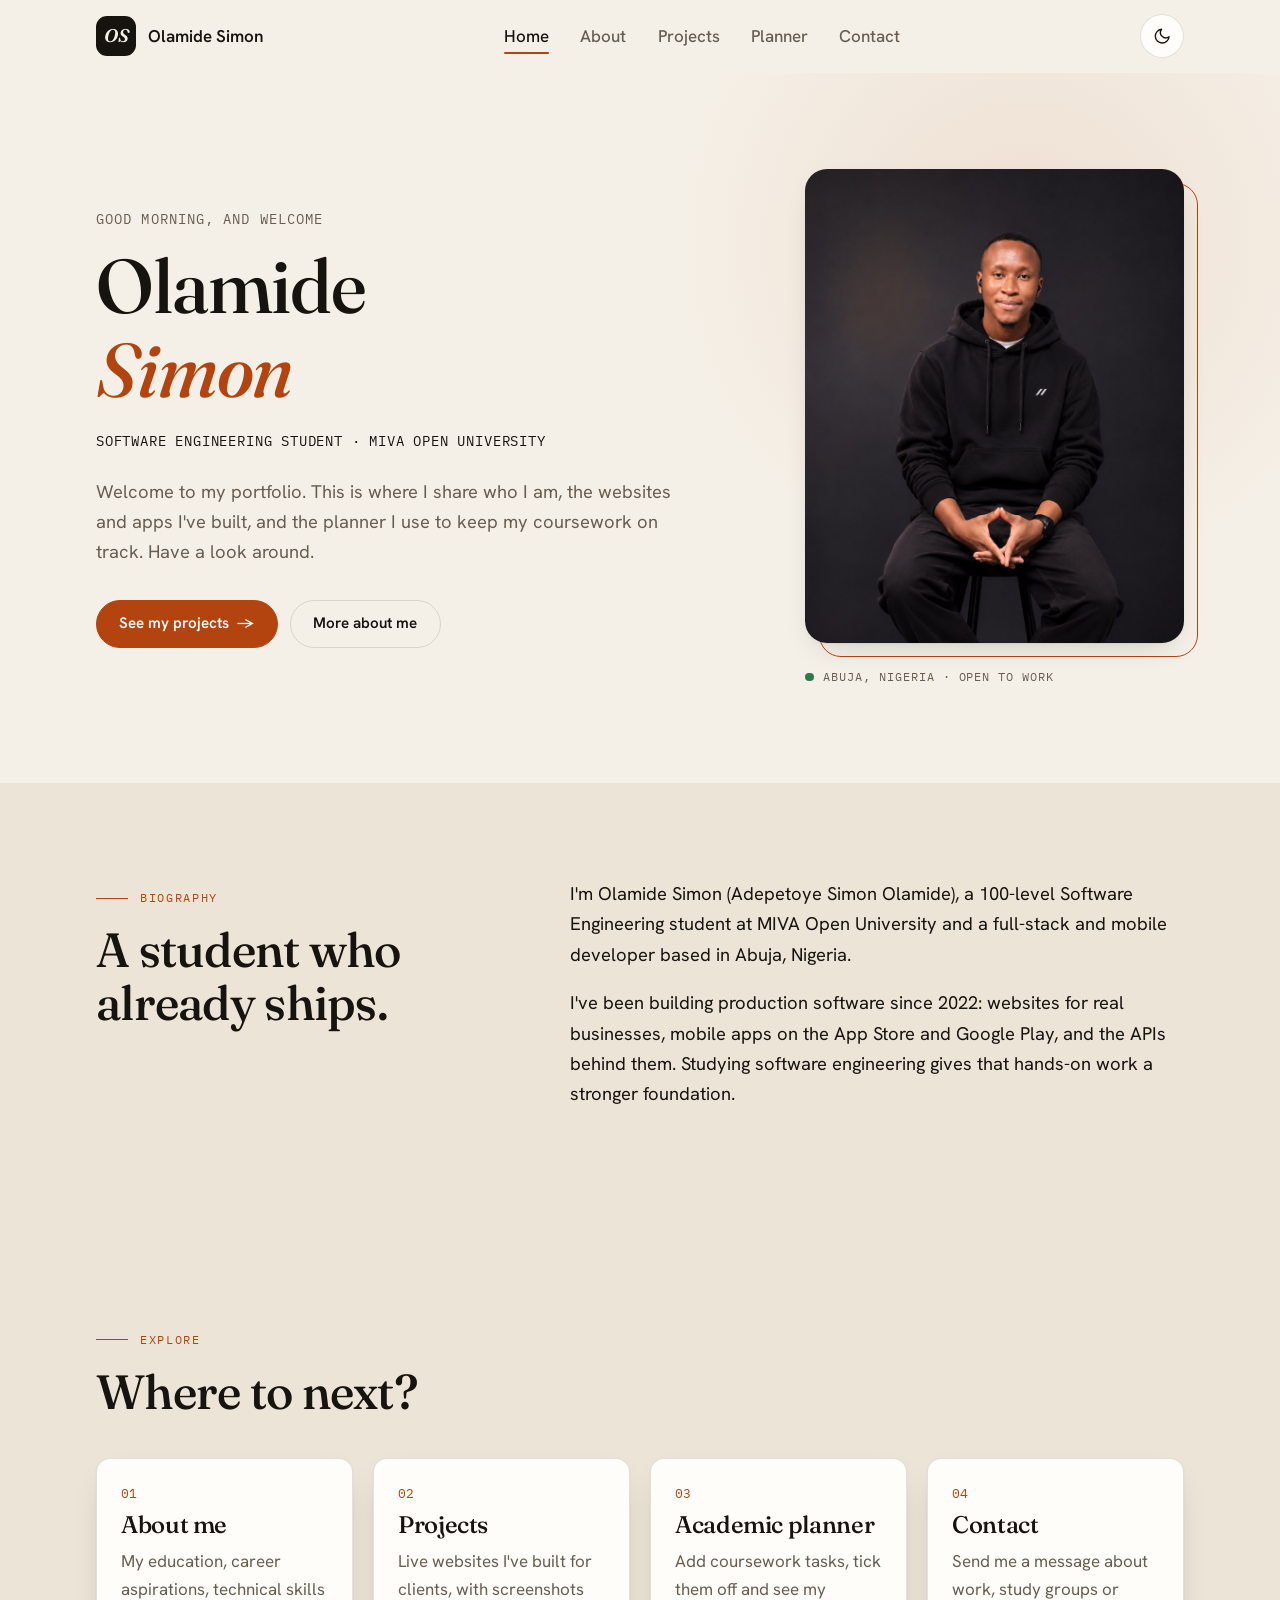
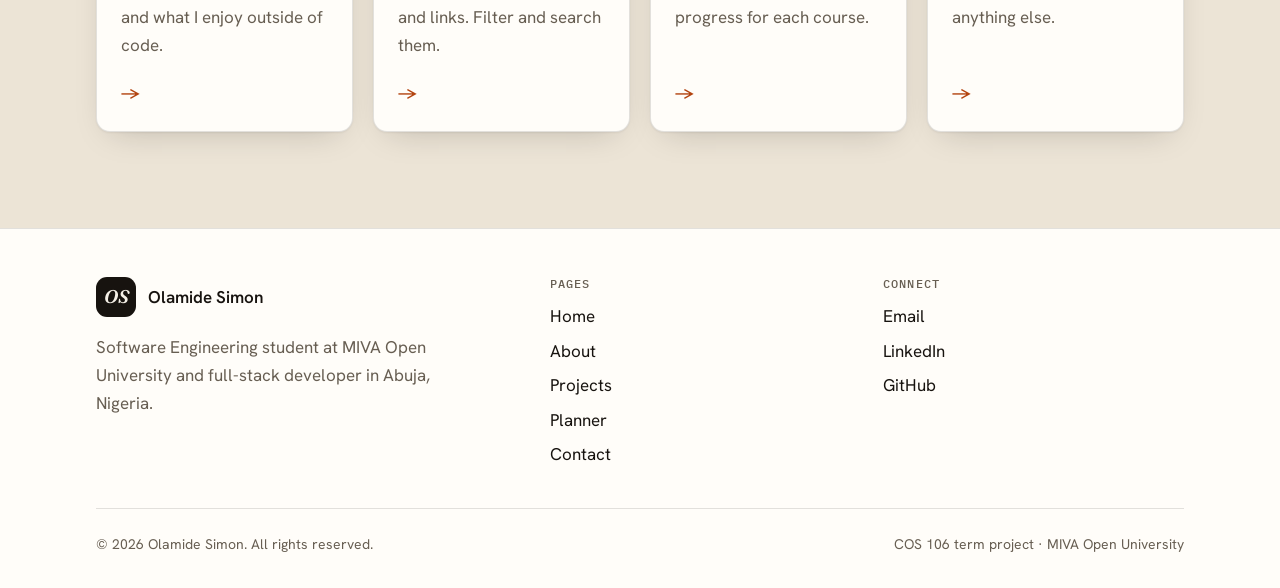
<file: index.html>
<!DOCTYPE html>
<html lang="en">
<head>
  <meta charset="utf-8">
  <meta name="viewport" content="width=device-width, initial-scale=1">
  <title>Olamide Simon | Software Engineering Student &amp; Developer</title>
  <meta name="description" content="Portfolio and academic planner of Olamide Simon, a Software Engineering student at MIVA Open University and full-stack developer in Abuja, Nigeria.">
  <meta name="author" content="Olamide Simon">
  <meta name="theme-color" content="#b34410">
  <link rel="icon" href="assets/images/favicon.svg" type="image/svg+xml">
  <link rel="preconnect" href="https://fonts.googleapis.com">
  <link rel="preconnect" href="https://fonts.gstatic.com" crossorigin>
  <link rel="stylesheet" href="https://fonts.googleapis.com/css2?family=Fraunces:ital,opsz,wght@0,9..144,400..600;1,9..144,400..600&amp;family=Hanken+Grotesk:wght@400..700&amp;family=IBM+Plex+Mono:wght@400;500&amp;display=swap">
  <link rel="stylesheet" href="css/styles.css">
  <script>
    /* Runs before the page is drawn: apply the saved theme (so it never flashes
       the wrong colours) and mark that JavaScript is available. */
    (function () {
      var theme = null;
      try { theme = localStorage.getItem('os-theme'); } catch (e) {}
      if (!theme) theme = window.matchMedia('(prefers-color-scheme: dark)').matches ? 'dark' : 'light';
      document.documentElement.setAttribute('data-theme', theme);
      document.documentElement.classList.add('js');
    })();
  </script>
  <script src="js/main.js" defer></script>
  <script src="js/home.js" defer></script>
</head>
<body>
  <a class="skip-link" href="#main">Skip to main content</a>

  <header class="site-header">
    <div class="container header-inner">
      <a class="brand" href="index.html" aria-label="Olamide Simon, home">
        <span class="brand__mark" aria-hidden="true">OS</span>
        <span class="brand__name">Olamide Simon</span>
      </a>
      <nav class="nav" id="site-nav" aria-label="Main">
        <ul class="nav__list">
          <li><a class="nav__link" href="index.html" aria-current="page">Home</a></li>
          <li><a class="nav__link" href="about.html">About</a></li>
          <li><a class="nav__link" href="projects.html">Projects</a></li>
          <li><a class="nav__link" href="planner.html">Planner</a></li>
          <li><a class="nav__link" href="contact.html">Contact</a></li>
        </ul>
      </nav>
      <div class="header-actions">
        <button class="icon-button theme-toggle" type="button" data-theme-toggle aria-label="Switch to dark theme">
          <svg class="icon-moon" viewBox="0 0 24 24" fill="none" stroke="currentColor" stroke-width="1.8" stroke-linecap="round" stroke-linejoin="round" aria-hidden="true"><path d="M21 12.8A9 9 0 1 1 11.2 3a7 7 0 0 0 9.8 9.8z"/></svg>
          <svg class="icon-sun" viewBox="0 0 24 24" fill="none" stroke="currentColor" stroke-width="1.8" stroke-linecap="round" aria-hidden="true"><circle cx="12" cy="12" r="4"/><path d="M12 2v2M12 20v2M4.9 4.9l1.4 1.4M17.7 17.7l1.4 1.4M2 12h2M20 12h2M4.9 19.1l1.4-1.4M17.7 6.3l1.4-1.4"/></svg>
        </button>
        <button class="icon-button menu-toggle" type="button" data-menu-toggle aria-expanded="false" aria-controls="site-nav" aria-label="Open menu">
          <span class="menu-toggle__bars" aria-hidden="true"><span></span><span></span><span></span></span>
        </button>
      </div>
    </div>
  </header>

  <main id="main">
    <!-- Hero: name, photo, welcome message -->
    <section class="hero" aria-labelledby="hero-title">
      <div class="container hero__grid">
        <div>
          <p class="hero__greeting rise" data-greeting>Welcome</p>
          <h1 class="hero__name rise delay-1" id="hero-title">Olamide <em>Simon</em></h1>
          <p class="hero__role rise delay-2">Software Engineering student · MIVA Open University</p>
          <p class="hero__welcome rise delay-3">
            Welcome to my portfolio. This is where I share who I am, the websites and apps I've built,
            and the planner I use to keep my coursework on track. Have a look around.
          </p>
          <div class="btn-row rise delay-4">
            <a class="btn" href="projects.html">See my projects <span aria-hidden="true">→</span></a>
            <a class="btn btn--ghost" href="about.html">More about me</a>
          </div>
        </div>
        <figure class="portrait rise delay-2">
          <div class="portrait__frame">
            <img src="assets/images/profile.jpg" alt="Portrait of Olamide Simon" width="800" height="1000">
          </div>
          <figcaption><span class="pulse" aria-hidden="true"></span> Abuja, Nigeria · Open to work</figcaption>
        </figure>
      </div>
    </section>

    <!-- Brief biography -->
    <section class="section section--alt" aria-labelledby="bio-title">
      <div class="container bio">
        <div class="reveal">
          <p class="eyebrow">Biography</p>
          <h2 id="bio-title">A student who already ships.</h2>
        </div>
        <div class="bio__text reveal delay-1">
          <p>
            I'm Olamide Simon (Adepetoye Simon Olamide), a 100-level Software Engineering student at
            MIVA Open University and a full-stack and mobile developer based in Abuja, Nigeria.
          </p>
          <p>
            I've been building production software since 2022: websites for real businesses, mobile apps on
            the App Store and Google Play, and the APIs behind them. Studying software engineering gives that
            hands-on work a stronger foundation.
          </p>
        </div>
      </div>
    </section>

    <!-- Quick links to the other pages -->
    <section class="section section--alt" aria-labelledby="explore-title">
      <div class="container">
        <div class="section-head reveal">
          <p class="eyebrow">Explore</p>
          <h2 id="explore-title">Where to next?</h2>
        </div>
        <ul class="grid grid--4 plain-list">
          <li class="reveal">
            <a class="card quick-link" href="about.html">
              <span class="quick-link__number">01</span>
              <h3>About me</h3>
              <p>My education, career aspirations, technical skills and what I enjoy outside of code.</p>
              <span class="quick-link__arrow" aria-hidden="true">→</span>
            </a>
          </li>
          <li class="reveal delay-1">
            <a class="card quick-link" href="projects.html">
              <span class="quick-link__number">02</span>
              <h3>Projects</h3>
              <p>Live websites I've built for clients, with screenshots and links. Filter and search them.</p>
              <span class="quick-link__arrow" aria-hidden="true">→</span>
            </a>
          </li>
          <li class="reveal delay-2">
            <a class="card quick-link" href="planner.html">
              <span class="quick-link__number">03</span>
              <h3>Academic planner</h3>
              <p>Add coursework tasks, tick them off and see my progress for each course.</p>
              <span class="quick-link__arrow" aria-hidden="true">→</span>
            </a>
          </li>
          <li class="reveal delay-3">
            <a class="card quick-link" href="contact.html">
              <span class="quick-link__number">04</span>
              <h3>Contact</h3>
              <p>Send me a message about work, study groups or anything else.</p>
              <span class="quick-link__arrow" aria-hidden="true">→</span>
            </a>
          </li>
        </ul>
      </div>
    </section>
  </main>

  <footer class="site-footer">
    <div class="container">
      <div class="footer-grid">
        <div>
          <a class="brand" href="index.html">
            <span class="brand__mark" aria-hidden="true">OS</span>
            <span>Olamide Simon</span>
          </a>
          <p class="footer-blurb text-muted">
            Software Engineering student at MIVA Open University and full-stack developer in Abuja, Nigeria.
          </p>
        </div>
        <nav aria-label="Footer">
          <h2>Pages</h2>
          <ul>
            <li><a href="index.html">Home</a></li>
            <li><a href="about.html">About</a></li>
            <li><a href="projects.html">Projects</a></li>
            <li><a href="planner.html">Planner</a></li>
            <li><a href="contact.html">Contact</a></li>
          </ul>
        </nav>
        <div>
          <h2>Connect</h2>
          <ul>
            <li><a href="mailto:simonadepetoye@gmail.com">Email</a></li>
            <li><a href="https://www.linkedin.com/in/simon-adepetoye-13265b228/" target="_blank" rel="noopener noreferrer">LinkedIn</a></li>
            <li><a href="https://github.com/OlamideSimon" target="_blank" rel="noopener noreferrer">GitHub</a></li>
          </ul>
        </div>
      </div>
      <div class="footer-bottom">
        <p>© <span data-year>2025</span> Olamide Simon. All rights reserved.</p>
        <p>COS 106 term project · MIVA Open University</p>
      </div>
    </div>
  </footer>
</body>
</html>
</file>
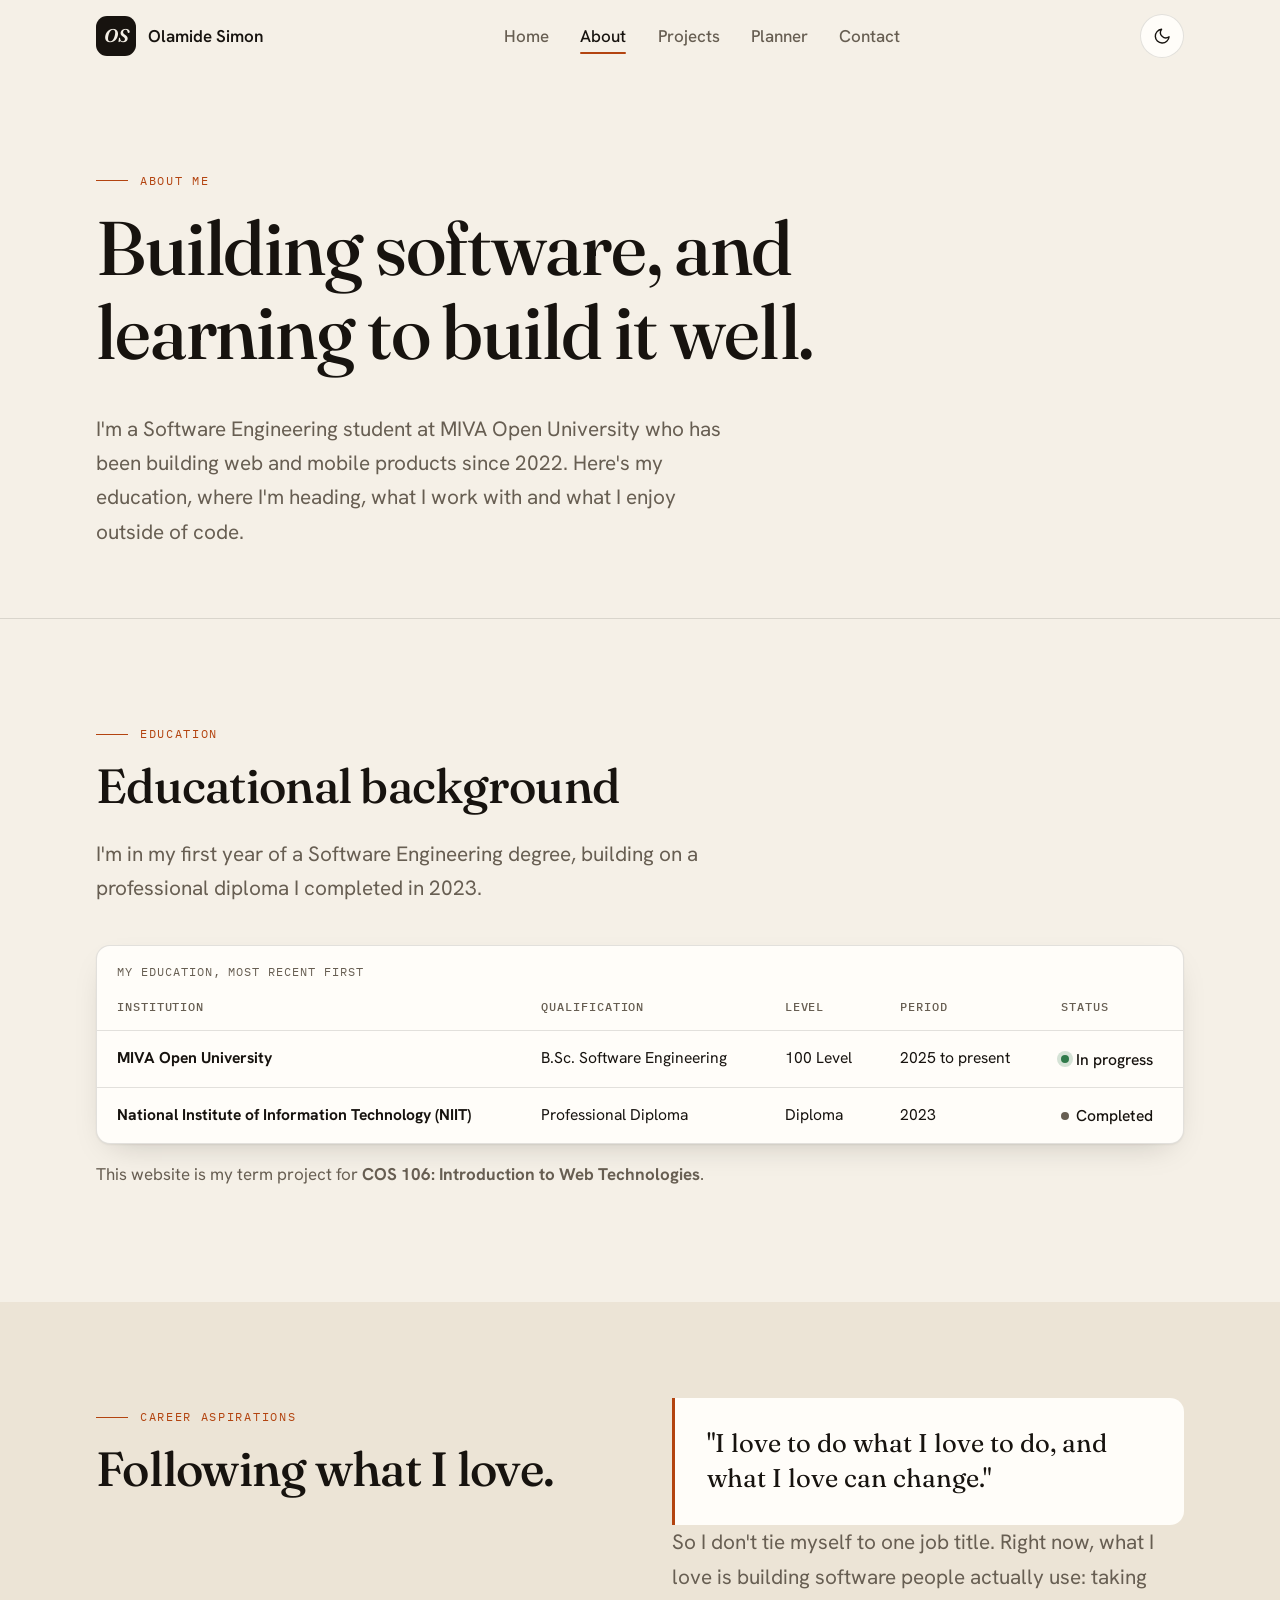
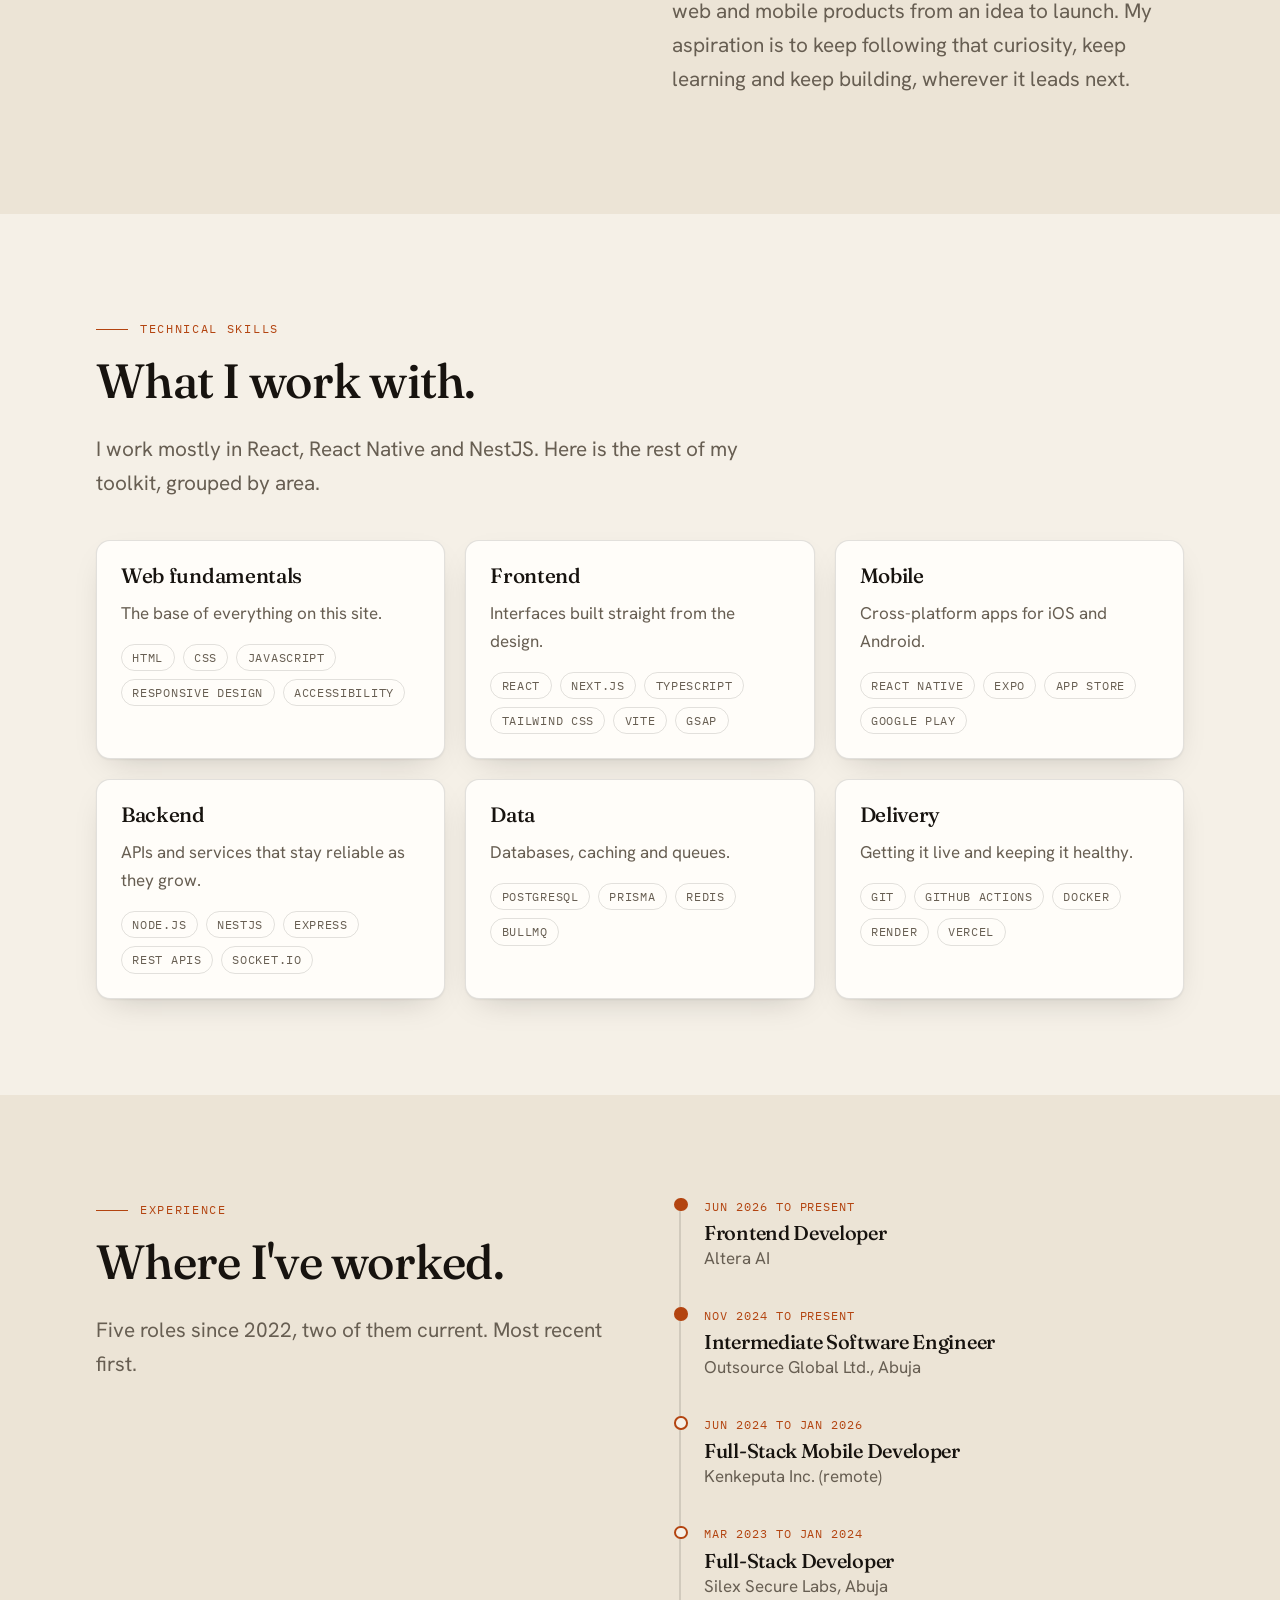
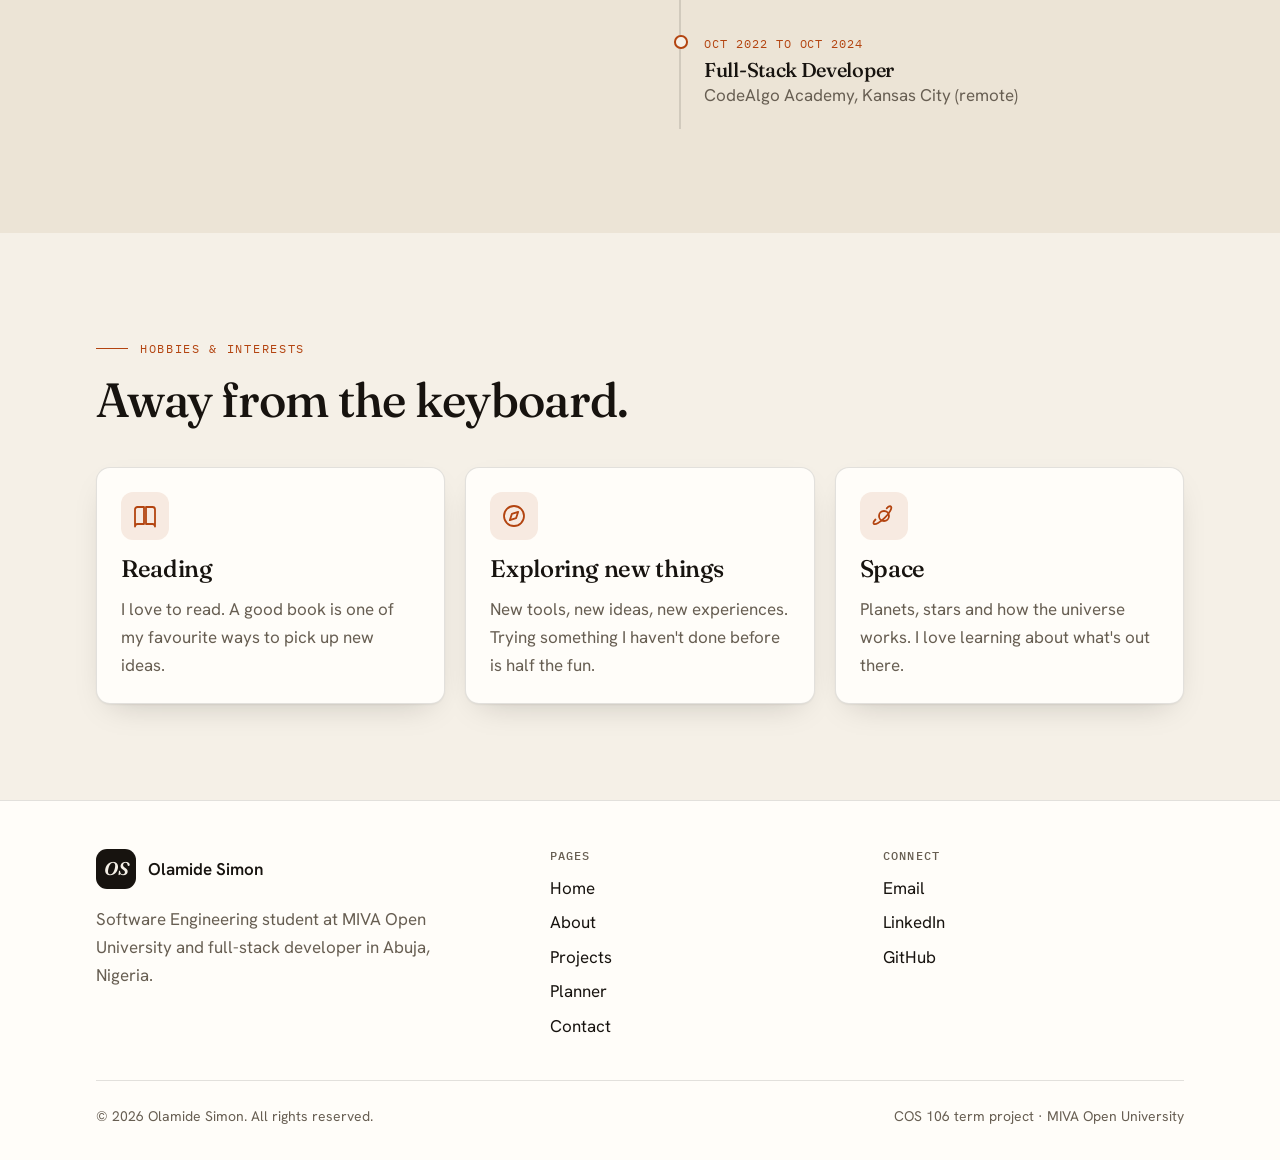
<file: about.html>
<!DOCTYPE html>
<html lang="en">
<head>
  <meta charset="utf-8">
  <meta name="viewport" content="width=device-width, initial-scale=1">
  <title>About Me | Olamide Simon</title>
  <meta name="description" content="Olamide Simon's educational background, career aspirations, technical skills, work experience, hobbies and interests.">
  <meta name="author" content="Olamide Simon">
  <meta name="theme-color" content="#b34410">
  <link rel="icon" href="assets/images/favicon.svg" type="image/svg+xml">
  <link rel="preconnect" href="https://fonts.googleapis.com">
  <link rel="preconnect" href="https://fonts.gstatic.com" crossorigin>
  <link rel="stylesheet" href="https://fonts.googleapis.com/css2?family=Fraunces:ital,opsz,wght@0,9..144,400..600;1,9..144,400..600&amp;family=Hanken+Grotesk:wght@400..700&amp;family=IBM+Plex+Mono:wght@400;500&amp;display=swap">
  <link rel="stylesheet" href="css/styles.css">
  <script>
    (function () {
      var theme = null;
      try { theme = localStorage.getItem('os-theme'); } catch (e) {}
      if (!theme) theme = window.matchMedia('(prefers-color-scheme: dark)').matches ? 'dark' : 'light';
      document.documentElement.setAttribute('data-theme', theme);
      document.documentElement.classList.add('js');
    })();
  </script>
  <script src="js/main.js" defer></script>
</head>
<body>
  <a class="skip-link" href="#main">Skip to main content</a>

  <header class="site-header">
    <div class="container header-inner">
      <a class="brand" href="index.html" aria-label="Olamide Simon, home">
        <span class="brand__mark" aria-hidden="true">OS</span>
        <span class="brand__name">Olamide Simon</span>
      </a>
      <nav class="nav" id="site-nav" aria-label="Main">
        <ul class="nav__list">
          <li><a class="nav__link" href="index.html">Home</a></li>
          <li><a class="nav__link" href="about.html" aria-current="page">About</a></li>
          <li><a class="nav__link" href="projects.html">Projects</a></li>
          <li><a class="nav__link" href="planner.html">Planner</a></li>
          <li><a class="nav__link" href="contact.html">Contact</a></li>
        </ul>
      </nav>
      <div class="header-actions">
        <button class="icon-button theme-toggle" type="button" data-theme-toggle aria-label="Switch to dark theme">
          <svg class="icon-moon" viewBox="0 0 24 24" fill="none" stroke="currentColor" stroke-width="1.8" stroke-linecap="round" stroke-linejoin="round" aria-hidden="true"><path d="M21 12.8A9 9 0 1 1 11.2 3a7 7 0 0 0 9.8 9.8z"/></svg>
          <svg class="icon-sun" viewBox="0 0 24 24" fill="none" stroke="currentColor" stroke-width="1.8" stroke-linecap="round" aria-hidden="true"><circle cx="12" cy="12" r="4"/><path d="M12 2v2M12 20v2M4.9 4.9l1.4 1.4M17.7 17.7l1.4 1.4M2 12h2M20 12h2M4.9 19.1l1.4-1.4M17.7 6.3l1.4-1.4"/></svg>
        </button>
        <button class="icon-button menu-toggle" type="button" data-menu-toggle aria-expanded="false" aria-controls="site-nav" aria-label="Open menu">
          <span class="menu-toggle__bars" aria-hidden="true"><span></span><span></span><span></span></span>
        </button>
      </div>
    </div>
  </header>

  <main id="main">
    <section class="page-hero">
      <div class="container">
        <p class="eyebrow rise">About me</p>
        <h1 class="rise delay-1">Building software, and learning to build it well.</h1>
        <p class="lead rise delay-2">
          I'm a Software Engineering student at MIVA Open University who has been building web and mobile products
          since 2022. Here's my education, where I'm heading, what I work with and what I enjoy outside of code.
        </p>
      </div>
    </section>

    <!-- Educational background -->
    <section class="section" aria-labelledby="education-title">
      <div class="container">
        <div class="section-head reveal">
          <p class="eyebrow">Education</p>
          <h2 id="education-title">Educational background</h2>
          <p class="lead">
            I'm in my first year of a Software Engineering degree, building on a professional diploma I completed in 2023.
          </p>
        </div>
        <div class="table-wrap reveal">
          <table class="table table--stack">
            <caption>My education, most recent first</caption>
            <thead>
              <tr>
                <th scope="col">Institution</th>
                <th scope="col">Qualification</th>
                <th scope="col">Level</th>
                <th scope="col">Period</th>
                <th scope="col">Status</th>
              </tr>
            </thead>
            <tbody>
              <tr>
                <th scope="row">MIVA Open University</th>
                <td data-label="Qualification">B.Sc. Software Engineering</td>
                <td data-label="Level">100 Level</td>
                <td data-label="Period">2025 to present</td>
                <td data-label="Status"><span class="status status--active">In progress</span></td>
              </tr>
              <tr>
                <th scope="row">National Institute of Information Technology (NIIT)</th>
                <td data-label="Qualification">Professional Diploma</td>
                <td data-label="Level">Diploma</td>
                <td data-label="Period">2023</td>
                <td data-label="Status"><span class="status">Completed</span></td>
              </tr>
            </tbody>
          </table>
        </div>
        <p class="table-note text-muted reveal">
          This website is my term project for <strong>COS 106: Introduction to Web Technologies</strong>.
        </p>
      </div>
    </section>

    <!-- Career aspirations -->
    <section class="section section--alt" aria-labelledby="aspirations-title">
      <div class="container about-intro">
        <div class="reveal">
          <p class="eyebrow">Career aspirations</p>
          <h2 id="aspirations-title">Following what I love.</h2>
        </div>
        <div class="reveal delay-1">
          <blockquote class="quote">
            <p>"I love to do what I love to do, and what I love can change."</p>
          </blockquote>
          <p class="lead">
            So I don't tie myself to one job title. Right now, what I love is building software people actually use:
            taking web and mobile products from an idea to launch. My aspiration is to keep following that curiosity,
            keep learning and keep building, wherever it leads next.
          </p>
        </div>
      </div>
    </section>

    <!-- Technical skills -->
    <section class="section" aria-labelledby="skills-title">
      <div class="container">
        <div class="section-head reveal">
          <p class="eyebrow">Technical skills</p>
          <h2 id="skills-title">What I work with.</h2>
          <p class="lead">I work mostly in React, React Native and NestJS. Here is the rest of my toolkit, grouped by area.</p>
        </div>
        <div class="grid grid--cards">
          <article class="card skill-card reveal">
            <h3>Web fundamentals</h3>
            <p>The base of everything on this site.</p>
            <ul class="tag-list">
              <li class="tag">HTML</li>
              <li class="tag">CSS</li>
              <li class="tag">JavaScript</li>
              <li class="tag">Responsive design</li>
              <li class="tag">Accessibility</li>
            </ul>
          </article>
          <article class="card skill-card reveal delay-1">
            <h3>Frontend</h3>
            <p>Interfaces built straight from the design.</p>
            <ul class="tag-list">
              <li class="tag">React</li>
              <li class="tag">Next.js</li>
              <li class="tag">TypeScript</li>
              <li class="tag">Tailwind CSS</li>
              <li class="tag">Vite</li>
              <li class="tag">GSAP</li>
            </ul>
          </article>
          <article class="card skill-card reveal delay-2">
            <h3>Mobile</h3>
            <p>Cross-platform apps for iOS and Android.</p>
            <ul class="tag-list">
              <li class="tag">React Native</li>
              <li class="tag">Expo</li>
              <li class="tag">App Store</li>
              <li class="tag">Google Play</li>
            </ul>
          </article>
          <article class="card skill-card reveal">
            <h3>Backend</h3>
            <p>APIs and services that stay reliable as they grow.</p>
            <ul class="tag-list">
              <li class="tag">Node.js</li>
              <li class="tag">NestJS</li>
              <li class="tag">Express</li>
              <li class="tag">REST APIs</li>
              <li class="tag">Socket.IO</li>
            </ul>
          </article>
          <article class="card skill-card reveal delay-1">
            <h3>Data</h3>
            <p>Databases, caching and queues.</p>
            <ul class="tag-list">
              <li class="tag">PostgreSQL</li>
              <li class="tag">Prisma</li>
              <li class="tag">Redis</li>
              <li class="tag">BullMQ</li>
            </ul>
          </article>
          <article class="card skill-card reveal delay-2">
            <h3>Delivery</h3>
            <p>Getting it live and keeping it healthy.</p>
            <ul class="tag-list">
              <li class="tag">Git</li>
              <li class="tag">GitHub Actions</li>
              <li class="tag">Docker</li>
              <li class="tag">Render</li>
              <li class="tag">Vercel</li>
            </ul>
          </article>
        </div>
      </div>
    </section>

    <!-- Work experience -->
    <section class="section section--alt" aria-labelledby="experience-title">
      <div class="container about-intro">
        <div class="reveal">
          <p class="eyebrow">Experience</p>
          <h2 id="experience-title">Where I've worked.</h2>
          <p class="lead">Five roles since 2022, two of them current. Most recent first.</p>
        </div>
        <ol class="timeline reveal delay-1">
          <li class="timeline__item timeline__item--current">
            <span class="timeline__period">Jun 2026 to present</span>
            <h3>Frontend Developer</h3>
            <p>Altera AI</p>
          </li>
          <li class="timeline__item timeline__item--current">
            <span class="timeline__period">Nov 2024 to present</span>
            <h3>Intermediate Software Engineer</h3>
            <p>Outsource Global Ltd., Abuja</p>
          </li>
          <li class="timeline__item">
            <span class="timeline__period">Jun 2024 to Jan 2026</span>
            <h3>Full-Stack Mobile Developer</h3>
            <p>Kenkeputa Inc. (remote)</p>
          </li>
          <li class="timeline__item">
            <span class="timeline__period">Mar 2023 to Jan 2024</span>
            <h3>Full-Stack Developer</h3>
            <p>Silex Secure Labs, Abuja</p>
          </li>
          <li class="timeline__item">
            <span class="timeline__period">Oct 2022 to Oct 2024</span>
            <h3>Full-Stack Developer</h3>
            <p>CodeAlgo Academy, Kansas City (remote)</p>
          </li>
        </ol>
      </div>
    </section>

    <!-- Hobbies and interests -->
    <section class="section" aria-labelledby="hobbies-title">
      <div class="container">
        <div class="section-head reveal">
          <p class="eyebrow">Hobbies &amp; interests</p>
          <h2 id="hobbies-title">Away from the keyboard.</h2>
        </div>
        <ul class="grid grid--cards plain-list">
          <li class="card hobby reveal">
            <span class="hobby__icon" aria-hidden="true">
              <svg viewBox="0 0 24 24" fill="none" stroke="currentColor" stroke-width="1.8" stroke-linecap="round" stroke-linejoin="round"><path d="M2 5.5A2.5 2.5 0 0 1 4.5 3H11v17H4.5A2.5 2.5 0 0 0 2 22.5zM22 5.5A2.5 2.5 0 0 0 19.5 3H13v17h6.5a2.5 2.5 0 0 1 2.5 2.5z"/></svg>
            </span>
            <h3>Reading</h3>
            <p>I love to read. A good book is one of my favourite ways to pick up new ideas.</p>
          </li>
          <li class="card hobby reveal delay-1">
            <span class="hobby__icon" aria-hidden="true">
              <svg viewBox="0 0 24 24" fill="none" stroke="currentColor" stroke-width="1.8" stroke-linecap="round" stroke-linejoin="round"><circle cx="12" cy="12" r="10"/><path d="m16.2 7.8-2.1 6.3-6.3 2.1 2.1-6.3z"/></svg>
            </span>
            <h3>Exploring new things</h3>
            <p>New tools, new ideas, new experiences. Trying something I haven't done before is half the fun.</p>
          </li>
          <li class="card hobby reveal delay-2">
            <span class="hobby__icon" aria-hidden="true">
              <svg viewBox="0 0 24 24" fill="none" stroke="currentColor" stroke-width="1.8" stroke-linecap="round" stroke-linejoin="round"><circle cx="12" cy="12" r="5"/><path d="M3.5 15.5C1.6 17.3 1 19 1.8 19.8c1.4 1.4 6.4-1.4 11.1-6.1s7.5-9.7 6.1-11.1c-.8-.8-2.5-.2-4.3 1.7"/></svg>
            </span>
            <h3>Space</h3>
            <p>Planets, stars and how the universe works. I love learning about what's out there.</p>
          </li>
        </ul>
      </div>
    </section>
  </main>

  <footer class="site-footer">
    <div class="container">
      <div class="footer-grid">
        <div>
          <a class="brand" href="index.html">
            <span class="brand__mark" aria-hidden="true">OS</span>
            <span>Olamide Simon</span>
          </a>
          <p class="footer-blurb text-muted">
            Software Engineering student at MIVA Open University and full-stack developer in Abuja, Nigeria.
          </p>
        </div>
        <nav aria-label="Footer">
          <h2>Pages</h2>
          <ul>
            <li><a href="index.html">Home</a></li>
            <li><a href="about.html">About</a></li>
            <li><a href="projects.html">Projects</a></li>
            <li><a href="planner.html">Planner</a></li>
            <li><a href="contact.html">Contact</a></li>
          </ul>
        </nav>
        <div>
          <h2>Connect</h2>
          <ul>
            <li><a href="mailto:simonadepetoye@gmail.com">Email</a></li>
            <li><a href="https://www.linkedin.com/in/simon-adepetoye-13265b228/" target="_blank" rel="noopener noreferrer">LinkedIn</a></li>
            <li><a href="https://github.com/OlamideSimon" target="_blank" rel="noopener noreferrer">GitHub</a></li>
          </ul>
        </div>
      </div>
      <div class="footer-bottom">
        <p>© <span data-year>2025</span> Olamide Simon. All rights reserved.</p>
        <p>COS 106 term project · MIVA Open University</p>
      </div>
    </div>
  </footer>
</body>
</html>
</file>
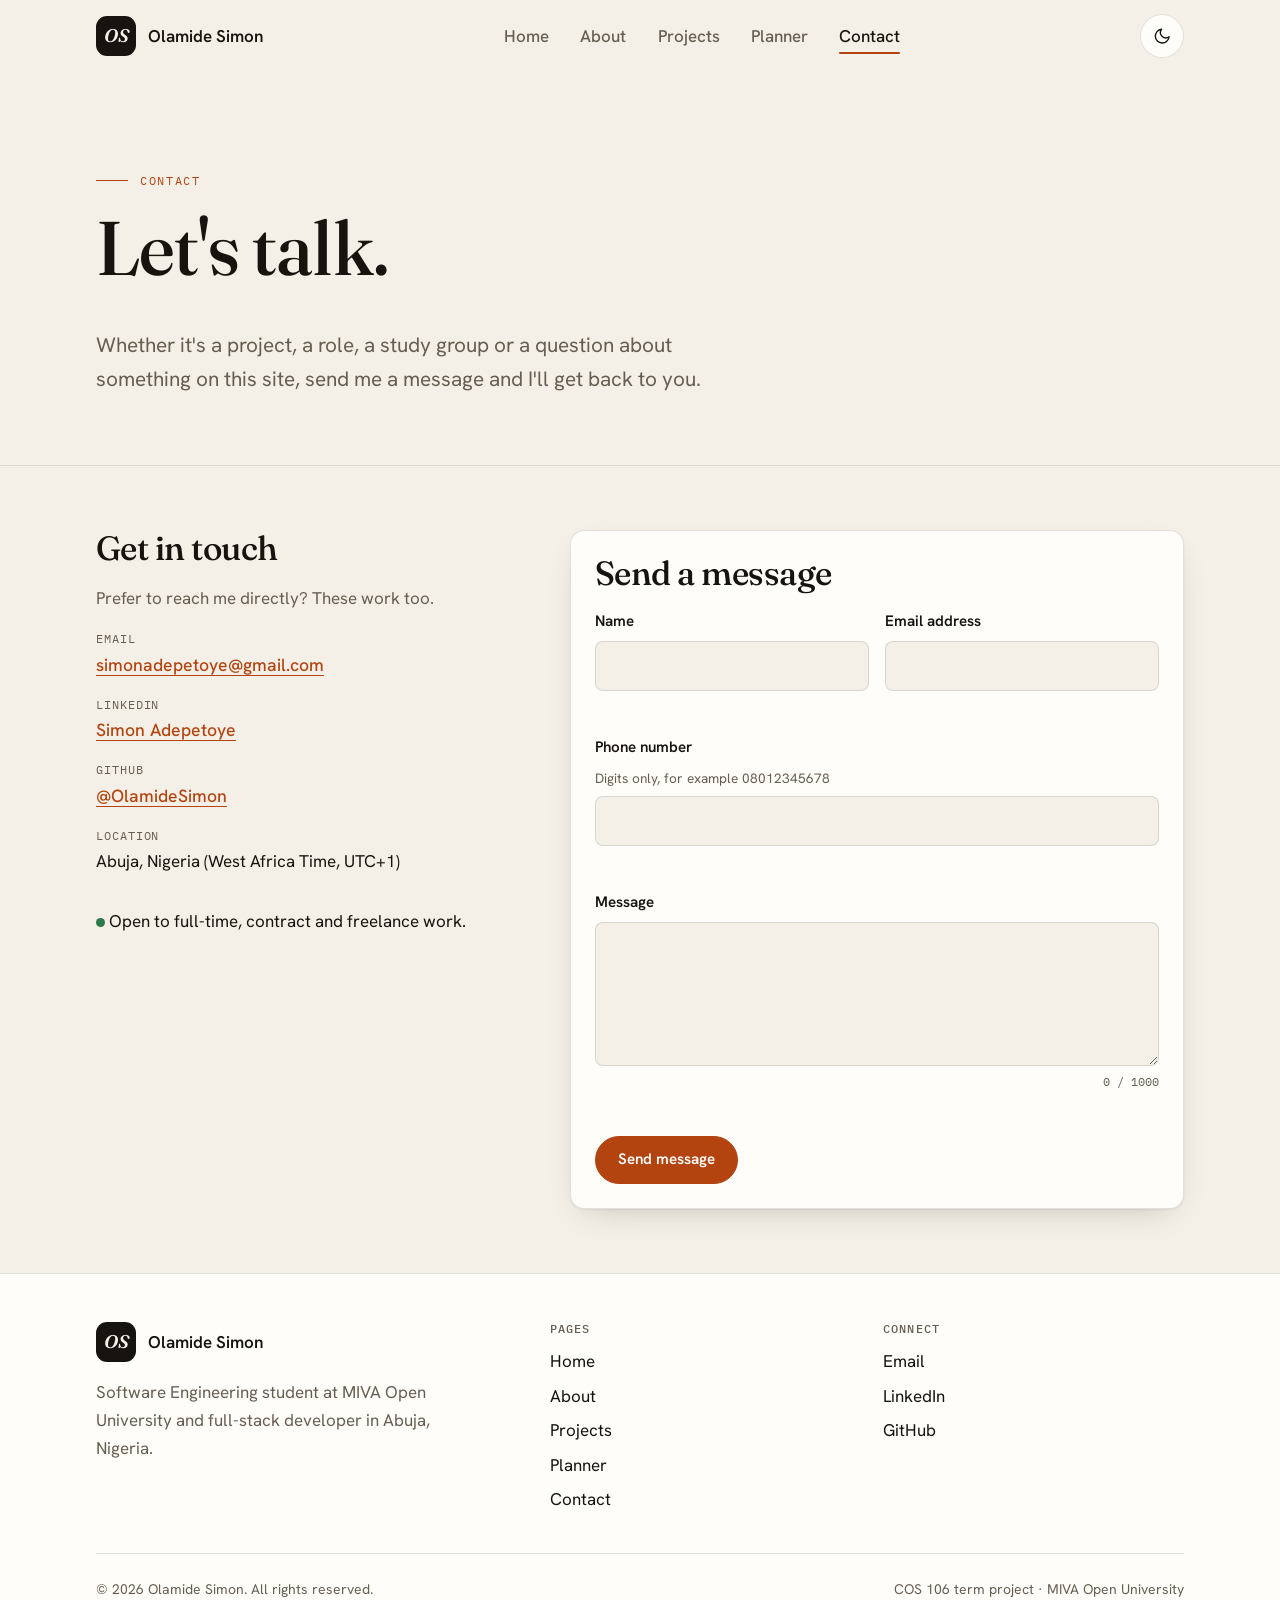
<file: contact.html>
<!DOCTYPE html>
<html lang="en">
<head>
  <meta charset="utf-8">
  <meta name="viewport" content="width=device-width, initial-scale=1">
  <title>Contact | Olamide Simon</title>
  <meta name="description" content="Get in touch with Olamide Simon by email, LinkedIn, GitHub or the contact form.">
  <meta name="author" content="Olamide Simon">
  <meta name="theme-color" content="#b34410">
  <link rel="icon" href="assets/images/favicon.svg" type="image/svg+xml">
  <link rel="preconnect" href="https://fonts.googleapis.com">
  <link rel="preconnect" href="https://fonts.gstatic.com" crossorigin>
  <link rel="stylesheet" href="https://fonts.googleapis.com/css2?family=Fraunces:ital,opsz,wght@0,9..144,400..600;1,9..144,400..600&amp;family=Hanken+Grotesk:wght@400..700&amp;family=IBM+Plex+Mono:wght@400;500&amp;display=swap">
  <link rel="stylesheet" href="css/styles.css">
  <script>
    (function () {
      var theme = null;
      try { theme = localStorage.getItem('os-theme'); } catch (e) {}
      if (!theme) theme = window.matchMedia('(prefers-color-scheme: dark)').matches ? 'dark' : 'light';
      document.documentElement.setAttribute('data-theme', theme);
      document.documentElement.classList.add('js');
    })();
  </script>
  <script src="js/main.js" defer></script>
  <script src="js/contact.js" defer></script>
</head>
<body>
  <a class="skip-link" href="#main">Skip to main content</a>

  <header class="site-header">
    <div class="container header-inner">
      <a class="brand" href="index.html" aria-label="Olamide Simon, home">
        <span class="brand__mark" aria-hidden="true">OS</span>
        <span class="brand__name">Olamide Simon</span>
      </a>
      <nav class="nav" id="site-nav" aria-label="Main">
        <ul class="nav__list">
          <li><a class="nav__link" href="index.html">Home</a></li>
          <li><a class="nav__link" href="about.html">About</a></li>
          <li><a class="nav__link" href="projects.html">Projects</a></li>
          <li><a class="nav__link" href="planner.html">Planner</a></li>
          <li><a class="nav__link" href="contact.html" aria-current="page">Contact</a></li>
        </ul>
      </nav>
      <div class="header-actions">
        <button class="icon-button theme-toggle" type="button" data-theme-toggle aria-label="Switch to dark theme">
          <svg class="icon-moon" viewBox="0 0 24 24" fill="none" stroke="currentColor" stroke-width="1.8" stroke-linecap="round" stroke-linejoin="round" aria-hidden="true"><path d="M21 12.8A9 9 0 1 1 11.2 3a7 7 0 0 0 9.8 9.8z"/></svg>
          <svg class="icon-sun" viewBox="0 0 24 24" fill="none" stroke="currentColor" stroke-width="1.8" stroke-linecap="round" aria-hidden="true"><circle cx="12" cy="12" r="4"/><path d="M12 2v2M12 20v2M4.9 4.9l1.4 1.4M17.7 17.7l1.4 1.4M2 12h2M20 12h2M4.9 19.1l1.4-1.4M17.7 6.3l1.4-1.4"/></svg>
        </button>
        <button class="icon-button menu-toggle" type="button" data-menu-toggle aria-expanded="false" aria-controls="site-nav" aria-label="Open menu">
          <span class="menu-toggle__bars" aria-hidden="true"><span></span><span></span><span></span></span>
        </button>
      </div>
    </div>
  </header>

  <main id="main">
    <section class="page-hero">
      <div class="container">
        <p class="eyebrow rise">Contact</p>
        <h1 class="rise delay-1">Let's talk.</h1>
        <p class="lead rise delay-2">
          Whether it's a project, a role, a study group or a question about something on this site,
          send me a message and I'll get back to you.
        </p>
      </div>
    </section>

    <section class="section section--tight" aria-label="Contact details and form">
      <div class="container contact">
        <div class="reveal">
          <h2>Get in touch</h2>
          <p class="text-muted">Prefer to reach me directly? These work too.</p>
          <ul class="contact-list">
            <li><span>Email</span><a href="mailto:simonadepetoye@gmail.com">simonadepetoye@gmail.com</a></li>
            <li><span>LinkedIn</span><a href="https://www.linkedin.com/in/simon-adepetoye-13265b228/" target="_blank" rel="noopener noreferrer">Simon Adepetoye</a></li>
            <li><span>GitHub</span><a href="https://github.com/OlamideSimon" target="_blank" rel="noopener noreferrer">@OlamideSimon</a></li>
            <li><span>Location</span>Abuja, Nigeria (West Africa Time, UTC+1)</li>
          </ul>
          <p><span class="pulse" aria-hidden="true"></span> Open to full-time, contract and freelance work.</p>
        </div>

        <div class="card reveal delay-1">
          <!-- novalidate: the browser's own checks are switched off so js/contact.js can show its own messages -->
          <form id="contact-form" novalidate aria-labelledby="form-title">
            <h2 id="form-title">Send a message</h2>
            <p class="form-status" id="form-status" aria-live="polite"></p>
            <div class="field-row">
              <div class="field">
                <label for="name">Name</label>
                <input id="name" name="name" type="text" autocomplete="name" aria-describedby="name-error" required>
                <p class="field__error" id="name-error"></p>
              </div>
              <div class="field">
                <label for="email">Email address</label>
                <input id="email" name="email" type="email" autocomplete="email" aria-describedby="email-error" required>
                <p class="field__error" id="email-error"></p>
              </div>
            </div>
            <div class="field">
              <label for="phone">Phone number</label>
              <span class="field__hint" id="phone-hint">Digits only, for example 08012345678</span>
              <input id="phone" name="phone" type="tel" inputmode="numeric" autocomplete="tel" aria-describedby="phone-hint phone-error" required>
              <p class="field__error" id="phone-error"></p>
            </div>
            <div class="field">
              <label for="message">Message</label>
              <textarea id="message" name="message" maxlength="1000" aria-describedby="message-error message-counter" required></textarea>
              <span class="counter" id="message-counter">0 / 1000</span>
              <p class="field__error" id="message-error"></p>
            </div>
            <button class="btn" type="submit">Send message</button>
          </form>

          <div class="success-panel" id="success-panel" tabindex="-1" hidden>
            <div class="success-panel__icon" aria-hidden="true">
              <svg width="22" height="22" viewBox="0 0 24 24" fill="none" stroke="currentColor" stroke-width="2.5" stroke-linecap="round" stroke-linejoin="round"><path d="m5 12 5 5 9-10"/></svg>
            </div>
            <h2>Thanks, <span id="success-name">friend</span>. Your message is ready.</h2>
            <p>
              Every field checks out. This site doesn't have a mail server, so the last step is yours:
              press the button below and your email app opens with the message already written.
            </p>
            <div class="btn-row">
              <a class="btn" id="mailto-link" href="mailto:simonadepetoye@gmail.com">Open in my email app</a>
              <button class="btn btn--ghost" type="button" id="send-another">Write another message</button>
            </div>
          </div>
        </div>
      </div>
    </section>
  </main>

  <footer class="site-footer">
    <div class="container">
      <div class="footer-grid">
        <div>
          <a class="brand" href="index.html">
            <span class="brand__mark" aria-hidden="true">OS</span>
            <span>Olamide Simon</span>
          </a>
          <p class="footer-blurb text-muted">
            Software Engineering student at MIVA Open University and full-stack developer in Abuja, Nigeria.
          </p>
        </div>
        <nav aria-label="Footer">
          <h2>Pages</h2>
          <ul>
            <li><a href="index.html">Home</a></li>
            <li><a href="about.html">About</a></li>
            <li><a href="projects.html">Projects</a></li>
            <li><a href="planner.html">Planner</a></li>
            <li><a href="contact.html">Contact</a></li>
          </ul>
        </nav>
        <div>
          <h2>Connect</h2>
          <ul>
            <li><a href="mailto:simonadepetoye@gmail.com">Email</a></li>
            <li><a href="https://www.linkedin.com/in/simon-adepetoye-13265b228/" target="_blank" rel="noopener noreferrer">LinkedIn</a></li>
            <li><a href="https://github.com/OlamideSimon" target="_blank" rel="noopener noreferrer">GitHub</a></li>
          </ul>
        </div>
      </div>
      <div class="footer-bottom">
        <p>© <span data-year>2025</span> Olamide Simon. All rights reserved.</p>
        <p>COS 106 term project · MIVA Open University</p>
      </div>
    </div>
  </footer>
</body>
</html>
</file>
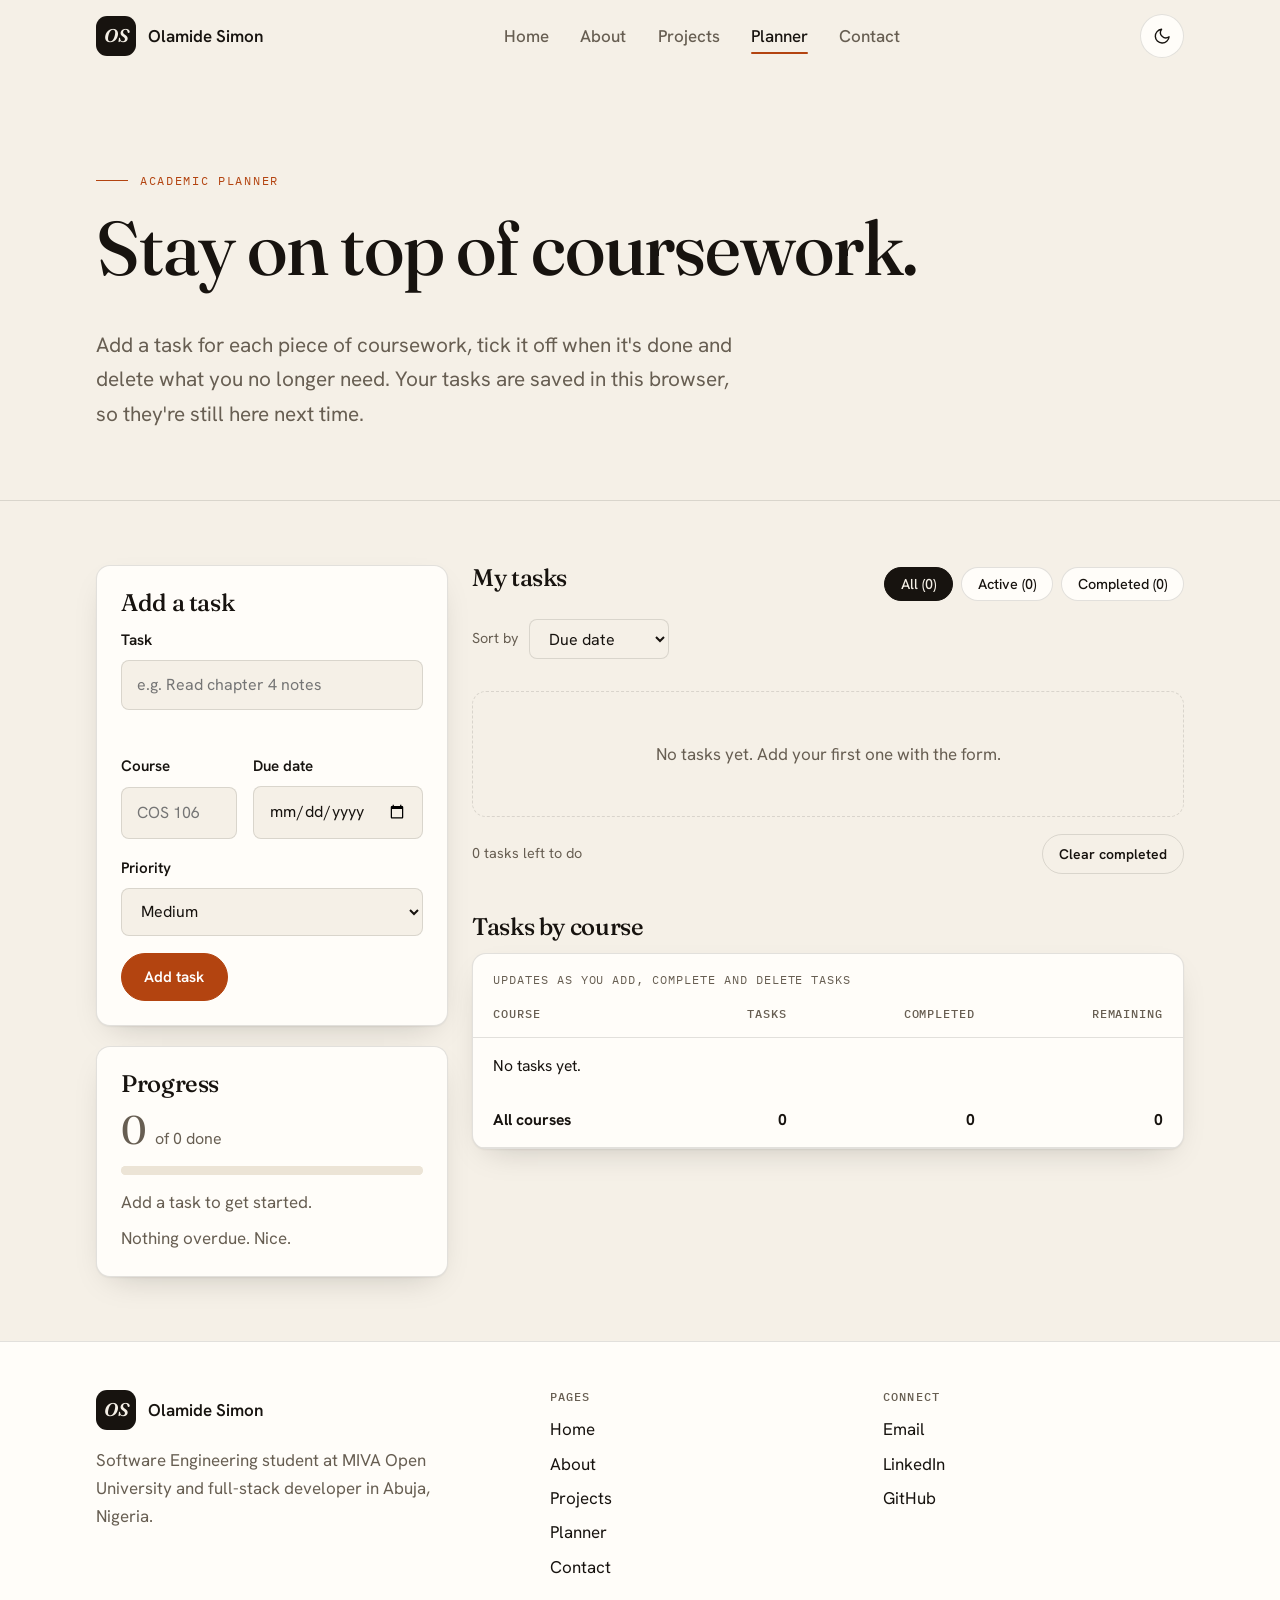
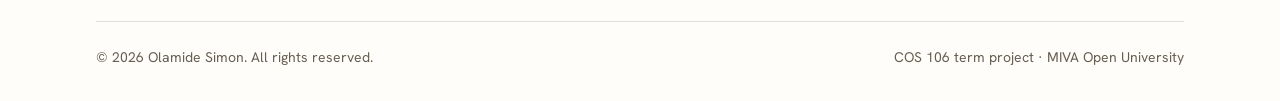
<file: planner.html>
<!DOCTYPE html>
<html lang="en">
<head>
  <meta charset="utf-8">
  <meta name="viewport" content="width=device-width, initial-scale=1">
  <title>Academic Planner | Olamide Simon</title>
  <meta name="description" content="An interactive academic planner: add coursework tasks, mark them as completed and delete them.">
  <meta name="author" content="Olamide Simon">
  <meta name="theme-color" content="#b34410">
  <link rel="icon" href="assets/images/favicon.svg" type="image/svg+xml">
  <link rel="preconnect" href="https://fonts.googleapis.com">
  <link rel="preconnect" href="https://fonts.gstatic.com" crossorigin>
  <link rel="stylesheet" href="https://fonts.googleapis.com/css2?family=Fraunces:ital,opsz,wght@0,9..144,400..600;1,9..144,400..600&amp;family=Hanken+Grotesk:wght@400..700&amp;family=IBM+Plex+Mono:wght@400;500&amp;display=swap">
  <link rel="stylesheet" href="css/styles.css">
  <script>
    (function () {
      var theme = null;
      try { theme = localStorage.getItem('os-theme'); } catch (e) {}
      if (!theme) theme = window.matchMedia('(prefers-color-scheme: dark)').matches ? 'dark' : 'light';
      document.documentElement.setAttribute('data-theme', theme);
      document.documentElement.classList.add('js');
    })();
  </script>
  <script src="js/main.js" defer></script>
  <script src="js/planner.js" defer></script>
</head>
<body>
  <a class="skip-link" href="#main">Skip to main content</a>

  <header class="site-header">
    <div class="container header-inner">
      <a class="brand" href="index.html" aria-label="Olamide Simon, home">
        <span class="brand__mark" aria-hidden="true">OS</span>
        <span class="brand__name">Olamide Simon</span>
      </a>
      <nav class="nav" id="site-nav" aria-label="Main">
        <ul class="nav__list">
          <li><a class="nav__link" href="index.html">Home</a></li>
          <li><a class="nav__link" href="about.html">About</a></li>
          <li><a class="nav__link" href="projects.html">Projects</a></li>
          <li><a class="nav__link" href="planner.html" aria-current="page">Planner</a></li>
          <li><a class="nav__link" href="contact.html">Contact</a></li>
        </ul>
      </nav>
      <div class="header-actions">
        <button class="icon-button theme-toggle" type="button" data-theme-toggle aria-label="Switch to dark theme">
          <svg class="icon-moon" viewBox="0 0 24 24" fill="none" stroke="currentColor" stroke-width="1.8" stroke-linecap="round" stroke-linejoin="round" aria-hidden="true"><path d="M21 12.8A9 9 0 1 1 11.2 3a7 7 0 0 0 9.8 9.8z"/></svg>
          <svg class="icon-sun" viewBox="0 0 24 24" fill="none" stroke="currentColor" stroke-width="1.8" stroke-linecap="round" aria-hidden="true"><circle cx="12" cy="12" r="4"/><path d="M12 2v2M12 20v2M4.9 4.9l1.4 1.4M17.7 17.7l1.4 1.4M2 12h2M20 12h2M4.9 19.1l1.4-1.4M17.7 6.3l1.4-1.4"/></svg>
        </button>
        <button class="icon-button menu-toggle" type="button" data-menu-toggle aria-expanded="false" aria-controls="site-nav" aria-label="Open menu">
          <span class="menu-toggle__bars" aria-hidden="true"><span></span><span></span><span></span></span>
        </button>
      </div>
    </div>
  </header>

  <main id="main">
    <section class="page-hero">
      <div class="container">
        <p class="eyebrow rise">Academic planner</p>
        <h1 class="rise delay-1">Stay on top of coursework.</h1>
        <p class="lead rise delay-2">
          Add a task for each piece of coursework, tick it off when it's done and delete what you no longer need.
          Your tasks are saved in this browser, so they're still here next time.
        </p>
      </div>
    </section>

    <section class="section section--tight" aria-label="Planner">
      <div class="container planner">
        <aside class="planner__side">
          <!-- Add a task -->
          <form class="card" id="task-form" novalidate aria-labelledby="add-task-title">
            <h2 id="add-task-title">Add a task</h2>
            <div class="field">
              <label for="task-title">Task</label>
              <input id="task-title" name="title" type="text" maxlength="120" placeholder="e.g. Read chapter 4 notes" aria-describedby="task-title-error" required>
              <p class="field__error" id="task-title-error" aria-live="polite"></p>
            </div>
            <div class="field-row">
              <div class="field">
                <label for="task-course">Course</label>
                <input id="task-course" name="course" type="text" list="course-options" maxlength="20" placeholder="COS 106">
                <datalist id="course-options">
                  <option value="COS 106"></option>
                  <option value="General"></option>
                </datalist>
              </div>
              <div class="field">
                <label for="task-due">Due date</label>
                <input id="task-due" name="due" type="date">
              </div>
            </div>
            <div class="field">
              <label for="task-priority">Priority</label>
              <select id="task-priority" name="priority">
                <option value="high">High</option>
                <option value="medium" selected>Medium</option>
                <option value="low">Low</option>
              </select>
            </div>
            <button class="btn" type="submit">Add task</button>
          </form>

          <!-- Progress -->
          <section class="card progress-card" aria-labelledby="progress-title">
            <h2 id="progress-title">Progress</h2>
            <p class="progress-card__numbers">
              <span id="done-count">0</span>
              <small>of <span id="total-count">0</span> done</small>
            </p>
            <label class="visually-hidden" for="progress-bar">Tasks completed</label>
            <progress id="progress-bar" max="100" value="0">0%</progress>
            <p id="progress-text">Add a task to get started.</p>
            <p id="overdue-text">Nothing overdue.</p>
          </section>
        </aside>

        <div class="planner__main">
          <div class="planner__toolbar">
            <h2 id="tasks-title">My tasks</h2>
            <div class="filters" role="group" aria-label="Show tasks">
              <button class="chip" type="button" data-task-filter="all" aria-pressed="true">All (<span id="count-all">0</span>)</button>
              <button class="chip" type="button" data-task-filter="active" aria-pressed="false">Active (<span id="count-active">0</span>)</button>
              <button class="chip" type="button" data-task-filter="completed" aria-pressed="false">Completed (<span id="count-completed">0</span>)</button>
            </div>
          </div>
          <div class="planner__toolbar">
            <label class="sort">
              Sort by
              <select id="task-sort">
                <option value="due">Due date</option>
                <option value="priority">Priority</option>
                <option value="newest">Newest first</option>
              </select>
            </label>
          </div>

          <!-- Tasks are added here by js/planner.js -->
          <ul class="task-list" id="task-list" aria-labelledby="tasks-title"></ul>
          <p class="empty-state" id="empty-state" hidden></p>

          <div class="planner__footer">
            <span id="remaining-text">0 tasks left to do</span>
            <button class="btn btn--ghost btn--small" type="button" id="clear-completed">Clear completed</button>
          </div>

          <h2>Tasks by course</h2>
          <div class="table-wrap">
            <table class="table">
              <caption>Updates as you add, complete and delete tasks</caption>
              <thead>
                <tr>
                  <th scope="col">Course</th>
                  <th scope="col" class="num">Tasks</th>
                  <th scope="col" class="num">Completed</th>
                  <th scope="col" class="num">Remaining</th>
                </tr>
              </thead>
              <tbody id="course-table-body"></tbody>
              <tfoot id="course-table-foot"></tfoot>
            </table>
          </div>

          <noscript><p>The planner needs JavaScript. Please turn it on to add and manage tasks.</p></noscript>
        </div>
      </div>
      <p class="visually-hidden" id="planner-status" role="status" aria-live="polite"></p>
    </section>
  </main>

  <footer class="site-footer">
    <div class="container">
      <div class="footer-grid">
        <div>
          <a class="brand" href="index.html">
            <span class="brand__mark" aria-hidden="true">OS</span>
            <span>Olamide Simon</span>
          </a>
          <p class="footer-blurb text-muted">
            Software Engineering student at MIVA Open University and full-stack developer in Abuja, Nigeria.
          </p>
        </div>
        <nav aria-label="Footer">
          <h2>Pages</h2>
          <ul>
            <li><a href="index.html">Home</a></li>
            <li><a href="about.html">About</a></li>
            <li><a href="projects.html">Projects</a></li>
            <li><a href="planner.html">Planner</a></li>
            <li><a href="contact.html">Contact</a></li>
          </ul>
        </nav>
        <div>
          <h2>Connect</h2>
          <ul>
            <li><a href="mailto:simonadepetoye@gmail.com">Email</a></li>
            <li><a href="https://www.linkedin.com/in/simon-adepetoye-13265b228/" target="_blank" rel="noopener noreferrer">LinkedIn</a></li>
            <li><a href="https://github.com/OlamideSimon" target="_blank" rel="noopener noreferrer">GitHub</a></li>
          </ul>
        </div>
      </div>
      <div class="footer-bottom">
        <p>© <span data-year>2025</span> Olamide Simon. All rights reserved.</p>
        <p>COS 106 term project · MIVA Open University</p>
      </div>
    </div>
  </footer>
</body>
</html>
</file>
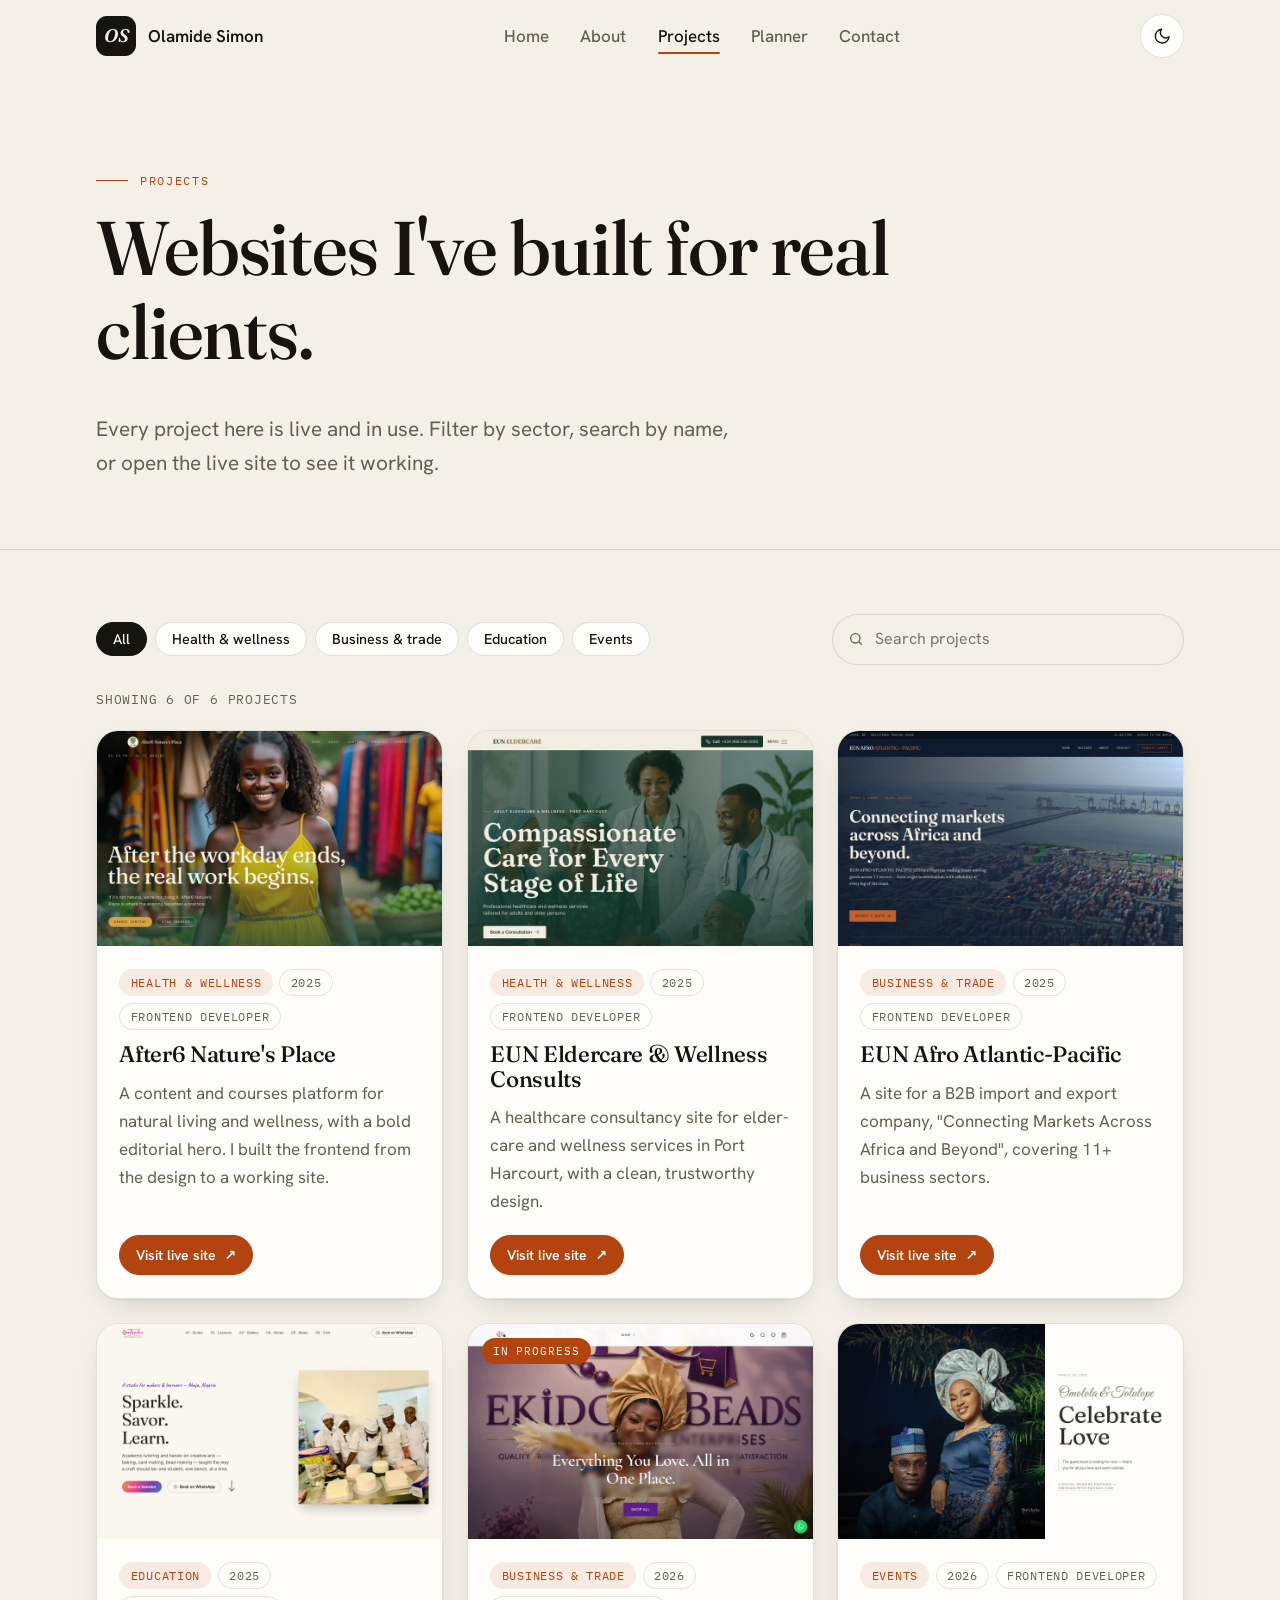
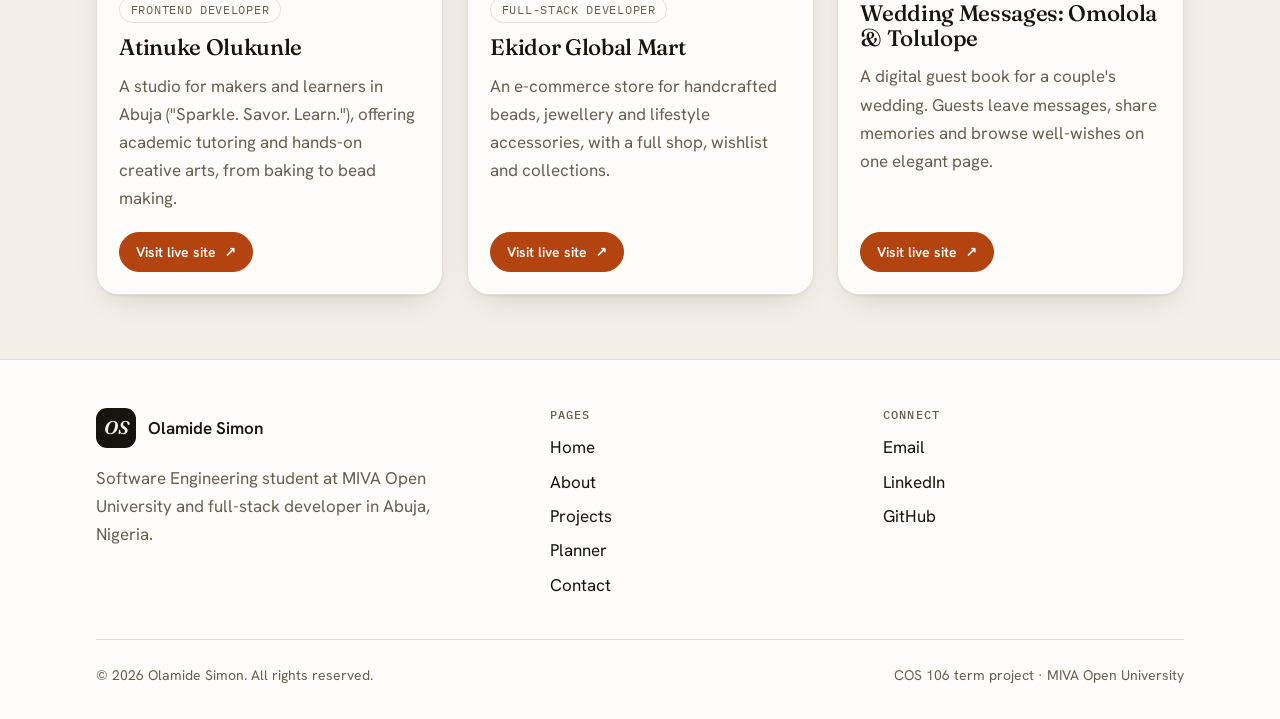
<file: projects.html>
<!DOCTYPE html>
<html lang="en">
<head>
  <meta charset="utf-8">
  <meta name="viewport" content="width=device-width, initial-scale=1">
  <title>Projects | Olamide Simon</title>
  <meta name="description" content="Live websites Olamide Simon has built for clients, with screenshots and links.">
  <meta name="author" content="Olamide Simon">
  <meta name="theme-color" content="#b34410">
  <link rel="icon" href="assets/images/favicon.svg" type="image/svg+xml">
  <link rel="preconnect" href="https://fonts.googleapis.com">
  <link rel="preconnect" href="https://fonts.gstatic.com" crossorigin>
  <link rel="stylesheet" href="https://fonts.googleapis.com/css2?family=Fraunces:ital,opsz,wght@0,9..144,400..600;1,9..144,400..600&amp;family=Hanken+Grotesk:wght@400..700&amp;family=IBM+Plex+Mono:wght@400;500&amp;display=swap">
  <link rel="stylesheet" href="css/styles.css">
  <script>
    (function () {
      var theme = null;
      try { theme = localStorage.getItem('os-theme'); } catch (e) {}
      if (!theme) theme = window.matchMedia('(prefers-color-scheme: dark)').matches ? 'dark' : 'light';
      document.documentElement.setAttribute('data-theme', theme);
      document.documentElement.classList.add('js');
    })();
  </script>
  <script src="js/main.js" defer></script>
  <script src="js/projects.js" defer></script>
</head>
<body>
  <a class="skip-link" href="#main">Skip to main content</a>

  <header class="site-header">
    <div class="container header-inner">
      <a class="brand" href="index.html" aria-label="Olamide Simon, home">
        <span class="brand__mark" aria-hidden="true">OS</span>
        <span class="brand__name">Olamide Simon</span>
      </a>
      <nav class="nav" id="site-nav" aria-label="Main">
        <ul class="nav__list">
          <li><a class="nav__link" href="index.html">Home</a></li>
          <li><a class="nav__link" href="about.html">About</a></li>
          <li><a class="nav__link" href="projects.html" aria-current="page">Projects</a></li>
          <li><a class="nav__link" href="planner.html">Planner</a></li>
          <li><a class="nav__link" href="contact.html">Contact</a></li>
        </ul>
      </nav>
      <div class="header-actions">
        <button class="icon-button theme-toggle" type="button" data-theme-toggle aria-label="Switch to dark theme">
          <svg class="icon-moon" viewBox="0 0 24 24" fill="none" stroke="currentColor" stroke-width="1.8" stroke-linecap="round" stroke-linejoin="round" aria-hidden="true"><path d="M21 12.8A9 9 0 1 1 11.2 3a7 7 0 0 0 9.8 9.8z"/></svg>
          <svg class="icon-sun" viewBox="0 0 24 24" fill="none" stroke="currentColor" stroke-width="1.8" stroke-linecap="round" aria-hidden="true"><circle cx="12" cy="12" r="4"/><path d="M12 2v2M12 20v2M4.9 4.9l1.4 1.4M17.7 17.7l1.4 1.4M2 12h2M20 12h2M4.9 19.1l1.4-1.4M17.7 6.3l1.4-1.4"/></svg>
        </button>
        <button class="icon-button menu-toggle" type="button" data-menu-toggle aria-expanded="false" aria-controls="site-nav" aria-label="Open menu">
          <span class="menu-toggle__bars" aria-hidden="true"><span></span><span></span><span></span></span>
        </button>
      </div>
    </div>
  </header>

  <main id="main">
    <section class="page-hero">
      <div class="container">
        <p class="eyebrow rise">Projects</p>
        <h1 class="rise delay-1">Websites I've built for real clients.</h1>
        <p class="lead rise delay-2">
          Every project here is live and in use. Filter by sector, search by name, or open the live site
          to see it working.
        </p>
      </div>
    </section>

    <section class="section section--tight" aria-labelledby="projects-title">
      <div class="container">
        <h2 id="projects-title" class="visually-hidden">Project list</h2>

        <div class="toolbar">
          <div class="filters" role="group" aria-label="Filter projects by sector">
            <button class="chip" type="button" data-filter="all" aria-pressed="true">All</button>
            <button class="chip" type="button" data-filter="wellness" aria-pressed="false">Health &amp; wellness</button>
            <button class="chip" type="button" data-filter="business" aria-pressed="false">Business &amp; trade</button>
            <button class="chip" type="button" data-filter="education" aria-pressed="false">Education</button>
            <button class="chip" type="button" data-filter="events" aria-pressed="false">Events</button>
          </div>
          <div class="search">
            <label class="visually-hidden" for="project-search">Search projects</label>
            <svg viewBox="0 0 24 24" fill="none" stroke="currentColor" stroke-width="2" stroke-linecap="round" aria-hidden="true"><circle cx="11" cy="11" r="7"/><path d="m20 20-3.5-3.5"/></svg>
            <input id="project-search" type="search" placeholder="Search projects" autocomplete="off">
          </div>
        </div>

        <p class="results-count" id="results-count" aria-live="polite">Showing 6 of 6 projects</p>

        <!-- Cards are added here by js/projects.js -->
        <div class="project-grid" id="project-grid"></div>

        <div class="empty-state" id="empty-state" hidden>
          <p>No projects match that search.</p>
          <button class="btn btn--ghost btn--small" type="button" id="clear-filters">Clear filters</button>
        </div>

        <noscript>
          <p>Turn on JavaScript to see the project cards. In the meantime, here are the live sites:</p>
          <ul>
            <li><a href="https://after6-nature-1.onrender.com">After6 Nature's Place</a></li>
            <li><a href="https://eunvip-eldercareandhealthspa.com">EUN Eldercare &amp; Wellness Consults</a></li>
            <li><a href="https://www.eun-afro-atlantic-pacific.org">EUN Afro Atlantic-Pacific</a></li>
            <li><a href="https://atinuke-olukunle.onrender.com">Atinuke Olukunle</a></li>
            <li><a href="https://ekidor-global-mart-theta.vercel.app/">Ekidor Global Mart</a></li>
            <li><a href="https://wedding-messages-sable.vercel.app/">Wedding Messages: Omolola &amp; Tolulope</a></li>
          </ul>
        </noscript>
      </div>
    </section>
  </main>

  <footer class="site-footer">
    <div class="container">
      <div class="footer-grid">
        <div>
          <a class="brand" href="index.html">
            <span class="brand__mark" aria-hidden="true">OS</span>
            <span>Olamide Simon</span>
          </a>
          <p class="footer-blurb text-muted">
            Software Engineering student at MIVA Open University and full-stack developer in Abuja, Nigeria.
          </p>
        </div>
        <nav aria-label="Footer">
          <h2>Pages</h2>
          <ul>
            <li><a href="index.html">Home</a></li>
            <li><a href="about.html">About</a></li>
            <li><a href="projects.html">Projects</a></li>
            <li><a href="planner.html">Planner</a></li>
            <li><a href="contact.html">Contact</a></li>
          </ul>
        </nav>
        <div>
          <h2>Connect</h2>
          <ul>
            <li><a href="mailto:simonadepetoye@gmail.com">Email</a></li>
            <li><a href="https://www.linkedin.com/in/simon-adepetoye-13265b228/" target="_blank" rel="noopener noreferrer">LinkedIn</a></li>
            <li><a href="https://github.com/OlamideSimon" target="_blank" rel="noopener noreferrer">GitHub</a></li>
          </ul>
        </div>
      </div>
      <div class="footer-bottom">
        <p>© <span data-year>2025</span> Olamide Simon. All rights reserved.</p>
        <p>COS 106 term project · MIVA Open University</p>
      </div>
    </div>
  </footer>
</body>
</html>
</file>
<file: css/styles.css>
/* ==========================================================================
   Olamide Simon — Student Portfolio & Academic Planner
   One external stylesheet for every page.

   Contents
   1.  Design tokens (colours, fonts, spacing) and the dark theme
   2.  Base and reset
   3.  Layout helpers (container, sections, grids)
   4.  Header and navigation (including the mobile menu)
   5.  Buttons, tags and small components
   6.  Home page (hero, photo, biography, quick links)
   7.  About page (table, skills, timeline, hobbies)
   8.  Projects page (filters, search, cards)
   9.  Academic planner
   10. Contact page and form validation states
   11. Footer
   12. Animations and transitions
   13. Responsive breakpoints
   14. Reduced motion
   ========================================================================== */

/* 1. Design tokens --------------------------------------------------------- */

:root {
  /* Light theme ("paper") is the default. */
  --color-bg: #f5f0e7;
  --color-surface: #fffdf9;
  --color-surface-2: #ece4d6;
  --color-ink: #17130f;
  --color-muted: #675e52;
  --color-line: rgba(23, 19, 15, 0.12);
  --color-accent: #b34410;        /* darkened ember: passes WCAG AA on the light background */
  --color-accent-soft: rgba(179, 68, 16, 0.1);
  --color-on-accent: #ffffff;
  --color-success: #2f7a4a;
  --color-danger: #b42318;
  --color-warning: #8a5a00;
  --shadow-card: 0 1px 2px rgba(23, 19, 15, 0.06), 0 12px 32px -16px rgba(23, 19, 15, 0.25);

  --font-display: "Fraunces", Georgia, "Times New Roman", serif;
  --font-body: "Hanken Grotesk", system-ui, -apple-system, "Segoe UI", sans-serif;
  --font-mono: "IBM Plex Mono", ui-monospace, Menlo, Consolas, monospace;

  --radius-sm: 8px;
  --radius: 14px;
  --radius-lg: 22px;
  --header-height: 72px;
  --container: 72rem;
  --gutter: clamp(1rem, 4vw, 2rem);
  --ease-out: cubic-bezier(0.16, 1, 0.3, 1);

  color-scheme: light;
}

/* Dark theme ("ember"): switched on by js/main.js via <html data-theme="dark">. */
:root[data-theme="dark"] {
  --color-bg: #0f0d0b;
  --color-surface: #181512;
  --color-surface-2: #221e1a;
  --color-ink: #f4efe6;
  --color-muted: #a99f90;
  --color-line: rgba(244, 239, 230, 0.12);
  --color-accent: #e8632c;
  --color-accent-soft: rgba(232, 99, 44, 0.14);
  --color-on-accent: #120f0c;
  --color-success: #5fbf7f;
  --color-danger: #f97066;
  --color-warning: #f5b54a;
  --shadow-card: 0 1px 2px rgba(0, 0, 0, 0.4), 0 16px 40px -18px rgba(0, 0, 0, 0.7);

  color-scheme: dark;
}

/* 2. Base and reset -------------------------------------------------------- */

*,
*::before,
*::after {
  box-sizing: border-box;
}

html {
  scroll-behavior: smooth;
  scroll-padding-top: calc(var(--header-height) + 1rem);
  -webkit-text-size-adjust: 100%;
}

body {
  margin: 0;
  min-height: 100vh;
  display: flex;
  flex-direction: column;
  background: var(--color-bg);
  color: var(--color-ink);
  font-family: var(--font-body);
  font-size: 1.0625rem;
  line-height: 1.65;
  -webkit-font-smoothing: antialiased;
  transition: background-color 0.4s ease, color 0.4s ease;
}

main {
  flex: 1;
}

img,
video {
  display: block;
  max-width: 100%;
  height: auto;
}

h1,
h2,
h3,
h4 {
  margin: 0 0 0.5em;
  font-family: var(--font-display);
  font-weight: 500;
  line-height: 1.1;
  letter-spacing: -0.015em;
}

h1 {
  font-size: clamp(2.6rem, 6vw, 4.75rem);
}

h2 {
  font-size: clamp(2rem, 4vw, 3rem);
}

h3 {
  font-size: 1.5rem;
}

p {
  margin: 0 0 1em;
}

a {
  color: var(--color-accent);
  text-underline-offset: 0.2em;
  transition: color 0.2s ease;
}

a:hover {
  color: var(--color-ink);
}

:focus-visible {
  outline: 2px solid var(--color-accent);
  outline-offset: 3px;
  border-radius: 4px;
}

::selection {
  background: var(--color-accent);
  color: var(--color-on-accent);
}

.skip-link {
  position: absolute;
  left: 1rem;
  top: 0.75rem;
  z-index: 100;
  padding: 0.6rem 1rem;
  border-radius: var(--radius-sm);
  background: var(--color-ink);
  color: var(--color-bg);
  transform: translateY(-200%);
  transition: transform 0.2s ease;
}

.skip-link:focus {
  transform: translateY(0);
}

.visually-hidden {
  position: absolute;
  width: 1px;
  height: 1px;
  padding: 0;
  margin: -1px;
  overflow: hidden;
  clip: rect(0, 0, 0, 0);
  white-space: nowrap;
  border: 0;
}

/* 3. Layout helpers -------------------------------------------------------- */

.container {
  width: 100%;
  max-width: var(--container);
  margin-inline: auto;
  padding-inline: var(--gutter);
}

.section {
  padding-block: clamp(3.5rem, 8vw, 6rem);
}

.section--tight {
  padding-block: clamp(2.5rem, 5vw, 4rem);
}

.section--alt {
  background: var(--color-surface-2);
}

.section-head {
  max-width: 42rem;
  margin-bottom: 2.5rem;
}

.eyebrow {
  display: inline-flex;
  align-items: center;
  gap: 0.75rem;
  margin-bottom: 1rem;
  font-family: var(--font-mono);
  font-size: 0.75rem;
  letter-spacing: 0.14em;
  text-transform: uppercase;
  color: var(--color-accent);
}

.eyebrow::before {
  content: "";
  width: 2rem;
  height: 1px;
  background: currentColor;
}

.lead {
  font-size: clamp(1.125rem, 2vw, 1.3rem);
  color: var(--color-muted);
}

.page-hero {
  padding-block: clamp(3rem, 8vw, 5.5rem) clamp(2rem, 5vw, 3rem);
  border-bottom: 1px solid var(--color-line);
}

.page-hero h1 {
  max-width: 18ch;
}

.page-hero .lead {
  max-width: 40rem;
}

.grid {
  display: grid;
  gap: 1.25rem;
}

/* Cards fill the row: as many 17rem columns as fit, never wider than the screen. */
.grid--cards {
  grid-template-columns: repeat(auto-fill, minmax(min(100%, 17rem), 1fr));
}

.grid--2 {
  grid-template-columns: repeat(auto-fit, minmax(min(100%, 22rem), 1fr));
}

/* Four across on a laptop, two on a tablet, one on a phone. */
.grid--4 {
  grid-template-columns: repeat(auto-fit, minmax(min(100%, 14rem), 1fr));
}

.card {
  padding: 1.5rem;
  border: 1px solid var(--color-line);
  border-radius: var(--radius);
  background: var(--color-surface);
  box-shadow: var(--shadow-card);
}

/* 4. Header and navigation ------------------------------------------------- */

.site-header {
  position: sticky;
  top: 0;
  z-index: 50;
  border-bottom: 1px solid transparent;
  background: color-mix(in srgb, var(--color-bg) 86%, transparent);
  backdrop-filter: blur(12px);
  -webkit-backdrop-filter: blur(12px);
  transition: border-color 0.3s ease, box-shadow 0.3s ease;
}

/* Added by js/main.js once the page has scrolled a little. */
.site-header.is-scrolled {
  border-bottom-color: var(--color-line);
  box-shadow: 0 8px 24px -20px rgba(0, 0, 0, 0.5);
}

.header-inner {
  display: flex;
  align-items: center;
  justify-content: space-between;
  gap: 1rem;
  min-height: var(--header-height);
}

.brand {
  display: inline-flex;
  align-items: center;
  gap: 0.75rem;
  color: var(--color-ink);
  text-decoration: none;
  font-weight: 600;
}

.brand:hover {
  color: var(--color-ink);
}

.brand__mark {
  display: grid;
  place-items: center;
  width: 2.5rem;
  height: 2.5rem;
  border-radius: 11px;
  background: var(--color-ink);
  color: var(--color-bg);
  font-family: var(--font-display);
  font-style: italic;
  font-size: 1.15rem;
  transition: transform 0.4s var(--ease-out), background-color 0.3s ease;
}

.brand:hover .brand__mark {
  transform: rotate(-8deg) scale(1.05);
  background: var(--color-accent);
}

.nav__list {
  display: flex;
  align-items: center;
  gap: 0.25rem;
  margin: 0;
  padding: 0;
  list-style: none;
}

.nav__link {
  position: relative;
  display: inline-block;
  padding: 0.55rem 0.85rem;
  border-radius: 999px;
  color: var(--color-muted);
  font-weight: 500;
  text-decoration: none;
  transition: color 0.2s ease, background-color 0.2s ease;
}

/* The underline grows from the centre on hover and stays on the current page. */
.nav__link::after {
  content: "";
  position: absolute;
  left: 0.85rem;
  right: 0.85rem;
  bottom: 0.3rem;
  height: 2px;
  border-radius: 2px;
  background: var(--color-accent);
  transform: scaleX(0);
  transition: transform 0.35s var(--ease-out);
}

.nav__link:hover {
  color: var(--color-ink);
}

.nav__link:hover::after,
.nav__link[aria-current="page"]::after {
  transform: scaleX(1);
}

.nav__link[aria-current="page"] {
  color: var(--color-ink);
}

.header-actions {
  display: flex;
  align-items: center;
  gap: 0.5rem;
}

.icon-button {
  display: inline-grid;
  place-items: center;
  width: 2.75rem;
  height: 2.75rem;
  padding: 0;
  border: 1px solid var(--color-line);
  border-radius: 999px;
  background: var(--color-surface);
  color: var(--color-ink);
  cursor: pointer;
  transition: border-color 0.2s ease, transform 0.2s ease, background-color 0.2s ease;
}

.icon-button:hover {
  border-color: var(--color-accent);
  transform: translateY(-1px);
}

.icon-button svg {
  width: 1.15rem;
  height: 1.15rem;
}

/* Show the moon in light mode and the sun in dark mode. */
.theme-toggle .icon-sun,
:root[data-theme="dark"] .theme-toggle .icon-moon {
  display: none;
}

:root[data-theme="dark"] .theme-toggle .icon-sun {
  display: block;
}

/* The hamburger is only needed on small screens (see section 13). */
.menu-toggle {
  display: none;
}

.menu-toggle__bars {
  position: relative;
  width: 18px;
  height: 12px;
}

.menu-toggle__bars span {
  position: absolute;
  left: 0;
  width: 100%;
  height: 2px;
  border-radius: 2px;
  background: currentColor;
  transition: transform 0.3s var(--ease-out), opacity 0.2s ease, top 0.3s var(--ease-out);
}

.menu-toggle__bars span:nth-child(1) { top: 0; }
.menu-toggle__bars span:nth-child(2) { top: 5px; }
.menu-toggle__bars span:nth-child(3) { top: 10px; }

/* Turn the three bars into an X while the menu is open. */
.menu-toggle[aria-expanded="true"] .menu-toggle__bars span:nth-child(1) { top: 5px; transform: rotate(45deg); }
.menu-toggle[aria-expanded="true"] .menu-toggle__bars span:nth-child(2) { opacity: 0; }
.menu-toggle[aria-expanded="true"] .menu-toggle__bars span:nth-child(3) { top: 5px; transform: rotate(-45deg); }

/* 5. Buttons, tags and small components ------------------------------------ */

.btn {
  display: inline-flex;
  align-items: center;
  justify-content: center;
  gap: 0.5rem;
  min-height: 3rem;
  padding: 0.75rem 1.4rem;
  border: 1px solid var(--color-accent);
  border-radius: 999px;
  background: var(--color-accent);
  color: var(--color-on-accent);
  font: 600 0.95rem/1 var(--font-body);
  text-decoration: none;
  cursor: pointer;
  transition: transform 0.25s var(--ease-out), box-shadow 0.25s ease, background-color 0.2s ease, color 0.2s ease;
}

.btn:hover {
  color: var(--color-on-accent);
  transform: translateY(-2px);
  box-shadow: 0 10px 24px -12px var(--color-accent);
}

.btn:active {
  transform: translateY(0);
}

.btn--ghost {
  background: transparent;
  border-color: var(--color-line);
  color: var(--color-ink);
}

.btn--ghost:hover {
  border-color: var(--color-accent);
  color: var(--color-accent);
  box-shadow: none;
}

.btn--small {
  min-height: 2.5rem;
  padding: 0.5rem 1rem;
  font-size: 0.875rem;
}

.btn-row {
  display: flex;
  flex-wrap: wrap;
  gap: 0.75rem;
}

.tag {
  display: inline-block;
  padding: 0.2rem 0.65rem;
  border: 1px solid var(--color-line);
  border-radius: 999px;
  font-family: var(--font-mono);
  font-size: 0.72rem;
  letter-spacing: 0.06em;
  text-transform: uppercase;
  color: var(--color-muted);
  white-space: nowrap;
}

.tag--accent {
  border-color: transparent;
  background: var(--color-accent-soft);
  color: var(--color-accent);
}

.tag-list {
  display: flex;
  flex-wrap: wrap;
  gap: 0.5rem;
  margin: 0;
  padding: 0;
  list-style: none;
}

.chip {
  padding: 0.55rem 1rem;
  border: 1px solid var(--color-line);
  border-radius: 999px;
  background: var(--color-surface);
  color: var(--color-ink);
  font: 500 0.9rem/1 var(--font-body);
  cursor: pointer;
  transition: background-color 0.2s ease, border-color 0.2s ease, color 0.2s ease;
}

.chip:hover {
  border-color: var(--color-accent);
}

.chip[aria-pressed="true"] {
  border-color: var(--color-ink);
  background: var(--color-ink);
  color: var(--color-bg);
}

.text-muted {
  color: var(--color-muted);
}

.plain-list {
  margin: 0;
  padding: 0;
  list-style: none;
}

/* Stagger helpers: each step starts its animation a little later. */
.delay-1 { --delay: 0.08s; }
.delay-2 { --delay: 0.16s; }
.delay-3 { --delay: 0.24s; }
.delay-4 { --delay: 0.32s; }

/* 6. Home page ------------------------------------------------------------- */

.hero {
  position: relative;
  overflow: hidden;
  padding-block: clamp(3rem, 8vw, 6rem);
}

/* A soft ember glow behind the hero. */
.hero::before {
  content: "";
  position: absolute;
  inset: -30% -10% auto auto;
  width: 60vmax;
  height: 60vmax;
  border-radius: 50%;
  background: radial-gradient(circle, var(--color-accent-soft), transparent 65%);
  pointer-events: none;
}

.hero__grid {
  position: relative;
  display: grid;
  grid-template-columns: 1.25fr 0.75fr;
  align-items: center;
  gap: clamp(2rem, 6vw, 5rem);
}

.hero__greeting {
  font-family: var(--font-mono);
  font-size: 0.85rem;
  letter-spacing: 0.08em;
  text-transform: uppercase;
  color: var(--color-muted);
}

.hero__name {
  margin-bottom: 0.25em;
}

.hero__name em {
  display: block;
  color: var(--color-accent);
}

.hero__role {
  margin-bottom: 1.5rem;
  font-family: var(--font-mono);
  font-size: 0.85rem;
  letter-spacing: 0.06em;
  text-transform: uppercase;
  color: var(--color-ink);
}

.hero__welcome {
  max-width: 36rem;
  margin-bottom: 2rem;
  font-size: 1.15rem;
  color: var(--color-muted);
}

.portrait {
  margin: 0;
}

/* isolation keeps the outline's z-index inside the frame. */
.portrait__frame {
  position: relative;
  isolation: isolate;
}

.portrait img {
  width: 100%;
  aspect-ratio: 4 / 5;
  object-fit: cover;
  border-radius: var(--radius-lg);
  box-shadow: var(--shadow-card);
}

/* An offset outline behind the photo that shifts on hover. */
.portrait__frame::before {
  content: "";
  position: absolute;
  inset: 0;
  border: 1px solid var(--color-accent);
  border-radius: var(--radius-lg);
  transform: translate(14px, 14px);
  transition: transform 0.5s var(--ease-out);
  z-index: -1;
}

.portrait:hover .portrait__frame::before {
  transform: translate(8px, 8px);
}

.portrait figcaption {
  display: flex;
  align-items: center;
  gap: 0.6rem;
  margin-top: 1.5rem;
  font-family: var(--font-mono);
  font-size: 0.75rem;
  letter-spacing: 0.08em;
  text-transform: uppercase;
  color: var(--color-muted);
}

.bio {
  display: grid;
  grid-template-columns: 0.8fr 1.2fr;
  gap: clamp(1.5rem, 5vw, 4rem);
  align-items: start;
}

.bio__text p {
  font-size: 1.15rem;
}

.quick-link {
  display: flex;
  flex-direction: column;
  gap: 0.5rem;
  height: 100%;
  color: var(--color-ink);
  text-decoration: none;
  transition: transform 0.35s var(--ease-out), border-color 0.25s ease;
}

.quick-link:hover {
  color: var(--color-ink);
  transform: translateY(-4px);
  border-color: var(--color-accent);
}

.quick-link__number {
  font-family: var(--font-mono);
  font-size: 0.8rem;
  color: var(--color-accent);
}

.quick-link h3 {
  margin: 0;
}

.quick-link p {
  margin: 0;
  color: var(--color-muted);
}

.quick-link__arrow {
  margin-top: auto;
  padding-top: 0.75rem;
  font-weight: 600;
  color: var(--color-accent);
  transition: transform 0.3s var(--ease-out);
}

.quick-link:hover .quick-link__arrow {
  transform: translateX(6px);
}

/* 7. About page ------------------------------------------------------------ */

.about-intro {
  display: grid;
  grid-template-columns: 1fr 1fr;
  gap: clamp(1.5rem, 5vw, 4rem);
}

.table-wrap {
  overflow-x: auto;
  border: 1px solid var(--color-line);
  border-radius: var(--radius);
  background: var(--color-surface);
  box-shadow: var(--shadow-card);
}

.table {
  width: 100%;
  min-width: 36rem;
  border-collapse: collapse;
  font-size: 0.98rem;
}

.table caption {
  padding: 1rem 1.25rem 0;
  text-align: left;
  font-family: var(--font-mono);
  font-size: 0.75rem;
  letter-spacing: 0.08em;
  text-transform: uppercase;
  color: var(--color-muted);
}

.table th,
.table td {
  padding: 0.9rem 1.25rem;
  text-align: left;
  border-bottom: 1px solid var(--color-line);
  vertical-align: top;
}

.table thead th {
  font-family: var(--font-mono);
  font-size: 0.72rem;
  font-weight: 500;
  letter-spacing: 0.08em;
  text-transform: uppercase;
  color: var(--color-muted);
}

.table tbody tr {
  transition: background-color 0.2s ease;
}

.table tbody tr:hover {
  background: var(--color-accent-soft);
}

.table tbody tr:last-child th,
.table tbody tr:last-child td {
  border-bottom: 0;
}

.table td.num,
.table th.num {
  text-align: right;
  font-variant-numeric: tabular-nums;
}

.status {
  display: inline-flex;
  align-items: center;
  gap: 0.4rem;
  font-weight: 500;
}

.status::before {
  content: "";
  width: 0.5rem;
  height: 0.5rem;
  border-radius: 50%;
  background: var(--color-muted);
}

.status--active::before {
  background: var(--color-success);
  box-shadow: 0 0 0 4px color-mix(in srgb, var(--color-success) 20%, transparent);
}

.quote {
  margin: 0;
  padding: 1.75rem 2rem;
  border-left: 3px solid var(--color-accent);
  border-radius: 0 var(--radius) var(--radius) 0;
  background: var(--color-surface);
  font-family: var(--font-display);
  font-size: clamp(1.25rem, 2.5vw, 1.6rem);
  line-height: 1.4;
}

.quote p:last-child {
  margin-bottom: 0;
}

.skill-card h3 {
  display: flex;
  align-items: center;
  gap: 0.6rem;
  font-size: 1.3rem;
}

.skill-card p {
  color: var(--color-muted);
}

.timeline {
  position: relative;
  margin: 0;
  padding: 0 0 0 2rem;
  list-style: none;
}

/* The vertical line of the timeline. */
.timeline::before {
  content: "";
  position: absolute;
  left: 0.45rem;
  top: 0.5rem;
  bottom: 0.5rem;
  width: 2px;
  background: var(--color-line);
}

.timeline__item {
  position: relative;
  padding-bottom: 1.75rem;
}

.timeline__item::before {
  content: "";
  position: absolute;
  left: -1.85rem;
  top: 0.45rem;
  width: 0.85rem;
  height: 0.85rem;
  border: 2px solid var(--color-accent);
  border-radius: 50%;
  background: var(--color-bg);
}

.timeline__item--current::before {
  background: var(--color-accent);
}

.timeline__period {
  font-family: var(--font-mono);
  font-size: 0.75rem;
  letter-spacing: 0.08em;
  text-transform: uppercase;
  color: var(--color-accent);
}

.timeline__item h3 {
  margin: 0.2rem 0 0;
  font-size: 1.25rem;
}

.timeline__item p {
  margin: 0;
  color: var(--color-muted);
}

.hobby {
  position: relative;
  overflow: hidden;
  transition: transform 0.35s var(--ease-out), border-color 0.25s ease;
}

.hobby:hover {
  transform: translateY(-4px);
  border-color: var(--color-accent);
}

.hobby__icon {
  display: grid;
  place-items: center;
  width: 3rem;
  height: 3rem;
  margin-bottom: 1rem;
  border-radius: 12px;
  background: var(--color-accent-soft);
  color: var(--color-accent);
}

.hobby__icon svg {
  width: 1.5rem;
  height: 1.5rem;
}

.hobby p {
  margin: 0;
  color: var(--color-muted);
}

/* 8. Projects page --------------------------------------------------------- */

.toolbar {
  display: flex;
  flex-wrap: wrap;
  align-items: center;
  justify-content: space-between;
  gap: 1rem;
  margin-bottom: 1.5rem;
}

.filters {
  display: flex;
  flex-wrap: wrap;
  gap: 0.5rem;
}

.search {
  position: relative;
  flex: 1 1 16rem;
  max-width: 22rem;
}

.search svg {
  position: absolute;
  left: 1rem;
  top: 50%;
  width: 1rem;
  height: 1rem;
  transform: translateY(-50%);
  color: var(--color-muted);
  pointer-events: none;
}

.search input {
  padding-left: 2.6rem;
  border-radius: 999px;
}

.results-count {
  margin-bottom: 1.25rem;
  font-family: var(--font-mono);
  font-size: 0.8rem;
  letter-spacing: 0.06em;
  text-transform: uppercase;
  color: var(--color-muted);
}

.project-grid {
  display: grid;
  grid-template-columns: repeat(auto-fill, minmax(min(100%, 20rem), 1fr));
  gap: 1.5rem;
}

.project-card {
  display: flex;
  flex-direction: column;
  overflow: hidden;
  border: 1px solid var(--color-line);
  border-radius: var(--radius-lg);
  background: var(--color-surface);
  box-shadow: var(--shadow-card);
  animation: card-in 0.5s var(--ease-out) both;
  transition: transform 0.35s var(--ease-out), border-color 0.25s ease;
}

.project-card:hover {
  transform: translateY(-4px);
  border-color: color-mix(in srgb, var(--color-accent) 50%, var(--color-line));
}

.project-card__media {
  position: relative;
  margin: 0;
  overflow: hidden;
  aspect-ratio: 16 / 10;
  background: var(--color-surface-2);
}

.project-card__media img {
  width: 100%;
  height: 100%;
  object-fit: cover;
  object-position: top left;
  transition: transform 0.7s var(--ease-out);
}

.project-card:hover .project-card__media img {
  transform: scale(1.05);
}

.project-card__badge {
  position: absolute;
  top: 0.85rem;
  left: 0.85rem;
  padding: 0.25rem 0.7rem;
  border-radius: 999px;
  background: var(--color-accent);
  color: var(--color-on-accent);
  font-family: var(--font-mono);
  font-size: 0.7rem;
  letter-spacing: 0.08em;
  text-transform: uppercase;
}

.project-card__body {
  display: flex;
  flex: 1;
  flex-direction: column;
  gap: 0.75rem;
  padding: 1.4rem;
}

.project-card__body h3 {
  margin: 0;
  font-size: 1.4rem;
}

.project-card__body p {
  margin: 0;
  color: var(--color-muted);
}

.project-card__meta {
  display: flex;
  flex-wrap: wrap;
  gap: 0.4rem;
}

.project-card__actions {
  display: flex;
  flex-wrap: wrap;
  gap: 0.6rem;
  margin-top: auto;
  padding-top: 0.5rem;
}

.empty-state {
  padding: 3rem 1.5rem;
  border: 1px dashed var(--color-line);
  border-radius: var(--radius);
  text-align: center;
  color: var(--color-muted);
}

/* 9. Academic planner ------------------------------------------------------ */

.planner {
  display: grid;
  grid-template-columns: minmax(0, 22rem) minmax(0, 1fr);
  align-items: start;
  gap: 1.5rem;
}

.planner__side {
  display: grid;
  gap: 1.25rem;
  position: sticky;
  top: calc(var(--header-height) + 1rem);
}

.planner__side h2,
.planner__main h2 {
  font-size: 1.5rem;
}

.progress-card p {
  margin: 0.5rem 0 0;
  color: var(--color-muted);
}

.progress-card__numbers {
  display: flex;
  align-items: baseline;
  gap: 0.5rem;
  font-family: var(--font-display);
  font-size: 2.5rem;
  line-height: 1;
}

.progress-card__numbers small {
  font-family: var(--font-body);
  font-size: 1rem;
  color: var(--color-muted);
}

/* Style the native <progress> element so it matches the theme. */
progress {
  width: 100%;
  height: 0.6rem;
  margin-top: 1rem;
  border: 0;
  border-radius: 999px;
  overflow: hidden;
  appearance: none;
  -webkit-appearance: none;
  background: var(--color-surface-2);
}

progress::-webkit-progress-bar {
  background: var(--color-surface-2);
  border-radius: 999px;
}

progress::-webkit-progress-value {
  background: var(--color-accent);
  border-radius: 999px;
  transition: width 0.5s var(--ease-out);
}

progress::-moz-progress-bar {
  background: var(--color-accent);
  border-radius: 999px;
}

.planner__toolbar {
  display: flex;
  flex-wrap: wrap;
  align-items: center;
  justify-content: space-between;
  gap: 0.75rem;
  margin-bottom: 1rem;
}

.planner__toolbar .field {
  margin: 0;
}

.sort {
  display: flex;
  align-items: center;
  gap: 0.6rem;
  font-size: 0.9rem;
  color: var(--color-muted);
}

.sort select {
  width: auto;
  min-height: 2.5rem;
  padding-block: 0.4rem;
}

.task-list {
  display: grid;
  gap: 0.6rem;
  margin: 0 0 1rem;
  padding: 0;
  list-style: none;
}

.task {
  display: grid;
  grid-template-columns: auto minmax(0, 1fr) auto;
  align-items: center;
  gap: 0.9rem;
  padding: 0.95rem 1rem;
  border: 1px solid var(--color-line);
  border-left: 4px solid var(--priority-color, var(--color-line));
  border-radius: var(--radius);
  background: var(--color-surface);
  animation: task-in 0.4s var(--ease-out);
  transition: opacity 0.3s ease, background-color 0.3s ease, transform 0.3s ease;
}

.task--high { --priority-color: var(--color-danger); }
.task--medium { --priority-color: var(--color-warning); }
.task--low { --priority-color: var(--color-success); }

.task input[type="checkbox"] {
  width: 1.35rem;
  height: 1.35rem;
  margin: 0;
  accent-color: var(--color-accent);
  cursor: pointer;
}

.task__title {
  display: block;
  font-weight: 600;
  overflow-wrap: anywhere;
  cursor: pointer;
}

.task__meta {
  display: flex;
  flex-wrap: wrap;
  gap: 0.35rem 0.9rem;
  margin-top: 0.15rem;
  font-size: 0.85rem;
  color: var(--color-muted);
}

.task__due--overdue {
  color: var(--color-danger);
  font-weight: 600;
}

.task--done {
  opacity: 0.6;
}

.task--done .task__title {
  text-decoration: line-through;
  text-decoration-color: var(--color-accent);
}

/* Added just before a task is removed, so it slides out instead of vanishing. */
.task--leaving {
  opacity: 0;
  transform: translateX(24px);
}

.delete-button {
  display: inline-grid;
  place-items: center;
  width: 2.5rem;
  height: 2.5rem;
  padding: 0;
  border: 1px solid transparent;
  border-radius: 999px;
  background: transparent;
  color: var(--color-muted);
  cursor: pointer;
  transition: color 0.2s ease, border-color 0.2s ease, background-color 0.2s ease;
}

.delete-button:hover {
  color: var(--color-danger);
  border-color: var(--color-danger);
  background: color-mix(in srgb, var(--color-danger) 8%, transparent);
}

.delete-button svg {
  width: 1.1rem;
  height: 1.1rem;
}

.planner__footer {
  display: flex;
  flex-wrap: wrap;
  align-items: center;
  justify-content: space-between;
  gap: 0.75rem;
  margin-bottom: 2.5rem;
  font-size: 0.9rem;
  color: var(--color-muted);
}

/* 10. Forms (contact and planner) ----------------------------------------- */

.field {
  display: grid;
  gap: 0.4rem;
  margin-bottom: 1.1rem;
}

.field label,
.field .label {
  font-weight: 600;
  font-size: 0.95rem;
}

.field__hint {
  font-size: 0.85rem;
  color: var(--color-muted);
}

input,
select,
textarea {
  width: 100%;
  min-height: 3rem;
  padding: 0.7rem 0.95rem;
  border: 1px solid var(--color-line);
  border-radius: var(--radius-sm);
  background: var(--color-bg);
  color: var(--color-ink);
  font: inherit;
  font-size: 1rem;
  transition: border-color 0.2s ease, box-shadow 0.2s ease, background-color 0.2s ease;
}

textarea {
  min-height: 9rem;
  resize: vertical;
}

input:hover,
select:hover,
textarea:hover {
  border-color: color-mix(in srgb, var(--color-ink) 30%, transparent);
}

input:focus,
select:focus,
textarea:focus {
  outline: none;
  border-color: var(--color-accent);
  box-shadow: 0 0 0 4px var(--color-accent-soft);
}

/* Set by js/contact.js and js/planner.js when a field fails validation. */
[aria-invalid="true"] {
  border-color: var(--color-danger);
  background: color-mix(in srgb, var(--color-danger) 5%, var(--color-bg));
}

[aria-invalid="true"]:focus {
  box-shadow: 0 0 0 4px color-mix(in srgb, var(--color-danger) 18%, transparent);
}

.field__error {
  min-height: 1.25rem;
  margin: 0;
  font-size: 0.875rem;
  font-weight: 500;
  color: var(--color-danger);
}

.field__error:not(:empty) {
  animation: shake 0.35s ease;
}

.field-row {
  display: grid;
  grid-template-columns: 1fr 1fr;
  gap: 0 1rem;
}

.counter {
  justify-self: end;
  font-family: var(--font-mono);
  font-size: 0.75rem;
  color: var(--color-muted);
}

.form-status {
  margin: 0 0 1rem;
  font-weight: 500;
}

.form-status--error {
  color: var(--color-danger);
}

.contact {
  display: grid;
  grid-template-columns: 0.8fr 1.2fr;
  align-items: start;
  gap: clamp(1.5rem, 5vw, 4rem);
}

.contact h2 {
  font-size: clamp(1.6rem, 3vw, 2.1rem);
}

.table-note {
  margin-top: 1rem;
}

.contact-list {
  display: grid;
  gap: 1rem;
  margin: 0 0 2rem;
  padding: 0;
  list-style: none;
}

.contact-list li {
  display: grid;
  gap: 0.1rem;
}

.contact-list span {
  font-family: var(--font-mono);
  font-size: 0.72rem;
  letter-spacing: 0.08em;
  text-transform: uppercase;
  color: var(--color-muted);
}

.contact-list a {
  font-size: 1.1rem;
  font-weight: 500;
  overflow-wrap: anywhere;
}

.success-panel {
  padding: 2rem;
  border: 1px solid color-mix(in srgb, var(--color-success) 40%, transparent);
  border-radius: var(--radius);
  background: color-mix(in srgb, var(--color-success) 8%, var(--color-surface));
  animation: card-in 0.5s var(--ease-out);
}

.success-panel h2 {
  font-size: 1.75rem;
}

.success-panel__icon {
  display: grid;
  place-items: center;
  width: 3rem;
  height: 3rem;
  margin-bottom: 1rem;
  border-radius: 50%;
  background: var(--color-success);
  color: #fff;
}

/* 11. Footer --------------------------------------------------------------- */

.site-footer {
  margin-top: auto;
  padding-block: 3rem 2rem;
  border-top: 1px solid var(--color-line);
  background: var(--color-surface);
}

.footer-grid {
  display: grid;
  grid-template-columns: 1.4fr 1fr 1fr;
  gap: 2rem;
}

.footer-grid h2 {
  margin-bottom: 0.75rem;
  font-family: var(--font-mono);
  font-size: 0.75rem;
  font-weight: 500;
  letter-spacing: 0.1em;
  text-transform: uppercase;
  color: var(--color-muted);
}

.footer-grid ul {
  display: grid;
  gap: 0.4rem;
  margin: 0;
  padding: 0;
  list-style: none;
}

.footer-grid a {
  color: var(--color-ink);
  text-decoration: none;
}

.footer-grid a:hover {
  color: var(--color-accent);
}

.footer-blurb {
  max-width: 22rem;
  margin-top: 1rem;
}

.footer-bottom p {
  margin: 0;
}

.footer-bottom {
  display: flex;
  flex-wrap: wrap;
  justify-content: space-between;
  gap: 0.5rem;
  margin-top: 2.5rem;
  padding-top: 1.5rem;
  border-top: 1px solid var(--color-line);
  font-size: 0.875rem;
  color: var(--color-muted);
}

/* 12. Animations and transitions ------------------------------------------ */

/* Page load: hero content rises in, one item after another. */
.rise {
  animation: rise 0.9s var(--ease-out) both;
  animation-delay: var(--delay, 0s);
}

@keyframes rise {
  from {
    opacity: 0;
    transform: translateY(24px);
  }
  to {
    opacity: 1;
    transform: translateY(0);
  }
}

/* Scroll reveal. Only hidden when JavaScript is running (the "js" class is
   added in the <head>), so the content is never lost without JavaScript. */
.js .reveal {
  opacity: 0;
  transform: translateY(28px);
  transition: opacity 0.8s var(--ease-out), transform 0.8s var(--ease-out);
  transition-delay: var(--delay, 0s);
}

.js .reveal.is-visible {
  opacity: 1;
  transform: none;
}

@keyframes card-in {
  from {
    opacity: 0;
    transform: translateY(16px) scale(0.98);
  }
  to {
    opacity: 1;
    transform: none;
  }
}

@keyframes task-in {
  from {
    opacity: 0;
    transform: translateY(-8px);
  }
  to {
    opacity: 1;
    transform: none;
  }
}

@keyframes shake {
  0%, 100% { transform: translateX(0); }
  25% { transform: translateX(-4px); }
  75% { transform: translateX(4px); }
}

@keyframes pulse {
  0%, 100% { opacity: 1; }
  50% { opacity: 0.35; }
}

.pulse {
  display: inline-block;
  width: 0.55rem;
  height: 0.55rem;
  border-radius: 50%;
  background: var(--color-success);
  animation: pulse 2s ease-in-out infinite;
}

/* 13. Responsive breakpoints ---------------------------------------------- */

/* Tablets and small laptops */
@media (max-width: 960px) {
  .hero__grid,
  .bio,
  .about-intro,
  .contact,
  .planner {
    /* minmax(0, …) lets the column shrink to the screen. A bare 1fr grows to
       fit its widest content (the planner's table) and pushes the page sideways. */
    grid-template-columns: minmax(0, 1fr);
  }

  .hero__grid .portrait {
    max-width: 22rem;
  }

  .planner__side {
    position: static;
  }

  .footer-grid {
    grid-template-columns: 1fr 1fr;
  }

  .footer-grid > :first-child {
    grid-column: 1 / -1;
  }
}

/* Phones: the navigation collapses behind the menu button. */
@media (max-width: 820px) {
  .menu-toggle {
    display: inline-grid;
  }

  .nav {
    position: absolute;
    top: 100%;
    left: 0;
    right: 0;
    padding: 0.75rem var(--gutter) 1.25rem;
    border-bottom: 1px solid var(--color-line);
    background: var(--color-bg);
    box-shadow: 0 24px 40px -24px rgba(0, 0, 0, 0.45);
    /* Hidden until js/main.js adds .is-open */
    visibility: hidden;
    opacity: 0;
    transform: translateY(-8px);
    transition: opacity 0.25s ease, transform 0.3s var(--ease-out), visibility 0.3s;
  }

  .nav.is-open {
    visibility: visible;
    opacity: 1;
    transform: translateY(0);
  }

  .nav__list {
    flex-direction: column;
    align-items: stretch;
    gap: 0.25rem;
  }

  .nav__link {
    display: block;
    padding: 0.85rem 1rem;
    border-radius: var(--radius-sm);
    font-size: 1.1rem;
  }

  .nav__link::after {
    display: none;
  }

  .nav__link[aria-current="page"] {
    background: var(--color-accent-soft);
    color: var(--color-accent);
  }

  .brand__name {
    display: none;
  }
}

/* Phones and small tablets: the education table becomes cards */
@media (max-width: 720px) {
  /* Five columns don't fit side by side below 720px, so the education table
     turns each row into a small card: the institution as its heading, then
     the other cells in a 2 × 2 grid, each labelled from its data-label. */
  .table--stack,
  .table--stack caption,
  .table--stack tbody {
    display: block;
    min-width: 0;
  }

  .table--stack caption {
    padding-bottom: 1rem;
  }

  /* The column headings are hidden on screen (each cell has its own label)
     but stay in the page for screen readers. */
  .table--stack thead {
    position: absolute;
    width: 1px;
    height: 1px;
    overflow: hidden;
    clip: rect(0, 0, 0, 0);
    white-space: nowrap;
  }

  .table--stack tbody tr {
    display: grid;
    grid-template-columns: repeat(2, minmax(0, 1fr));
    gap: 1rem 1.25rem;
    padding: 1.25rem;
    border-top: 1px solid var(--color-line);
  }

  .table--stack tbody th,
  .table--stack tbody td {
    padding: 0;
    border: 0;
  }

  .table--stack tbody th {
    grid-column: 1 / -1;
    font-family: var(--font-display);
    font-size: 1.2rem;
    font-weight: 500;
    line-height: 1.25;
  }

  .table--stack td::before {
    content: attr(data-label);
    display: block;
    margin-bottom: 0.3rem;
    font-family: var(--font-mono);
    font-size: 0.68rem;
    letter-spacing: 0.08em;
    text-transform: uppercase;
    color: var(--color-muted);
  }
}

@media (max-width: 640px) {
  body {
    font-size: 1rem;
  }

  .field-row {
    grid-template-columns: 1fr;
  }

  .footer-grid {
    grid-template-columns: 1fr;
  }

  .toolbar,
  .planner__toolbar {
    align-items: stretch;
  }

  .search {
    max-width: none;
  }

  .btn-row .btn {
    flex: 1 1 auto;
  }

  /* The planner's table has only four short columns, so on a phone it fits
     the screen instead of scrolling sideways inside its box. */
  .planner .table {
    min-width: 0;
  }

  .planner .table caption {
    padding-inline: 1rem;
  }

  .planner .table th,
  .planner .table td {
    padding: 0.8rem 0.4rem;
  }

  .planner .table th:first-child,
  .planner .table td:first-child {
    padding-left: 1rem;
  }

  .planner .table th:last-child,
  .planner .table td:last-child {
    padding-right: 1rem;
  }

  .planner .table thead th {
    font-size: 0.68rem;
    letter-spacing: 0.02em;
  }
}

/* 14. Reduced motion ------------------------------------------------------ */

/* Visitors who ask their device for less motion get a still page. */
@media (prefers-reduced-motion: reduce) {
  html {
    scroll-behavior: auto;
  }

  *,
  *::before,
  *::after {
    animation-duration: 0.01ms !important;
    animation-iteration-count: 1 !important;
    transition-duration: 0.01ms !important;
  }

  .js .reveal {
    opacity: 1;
    transform: none;
  }
}
</file>
